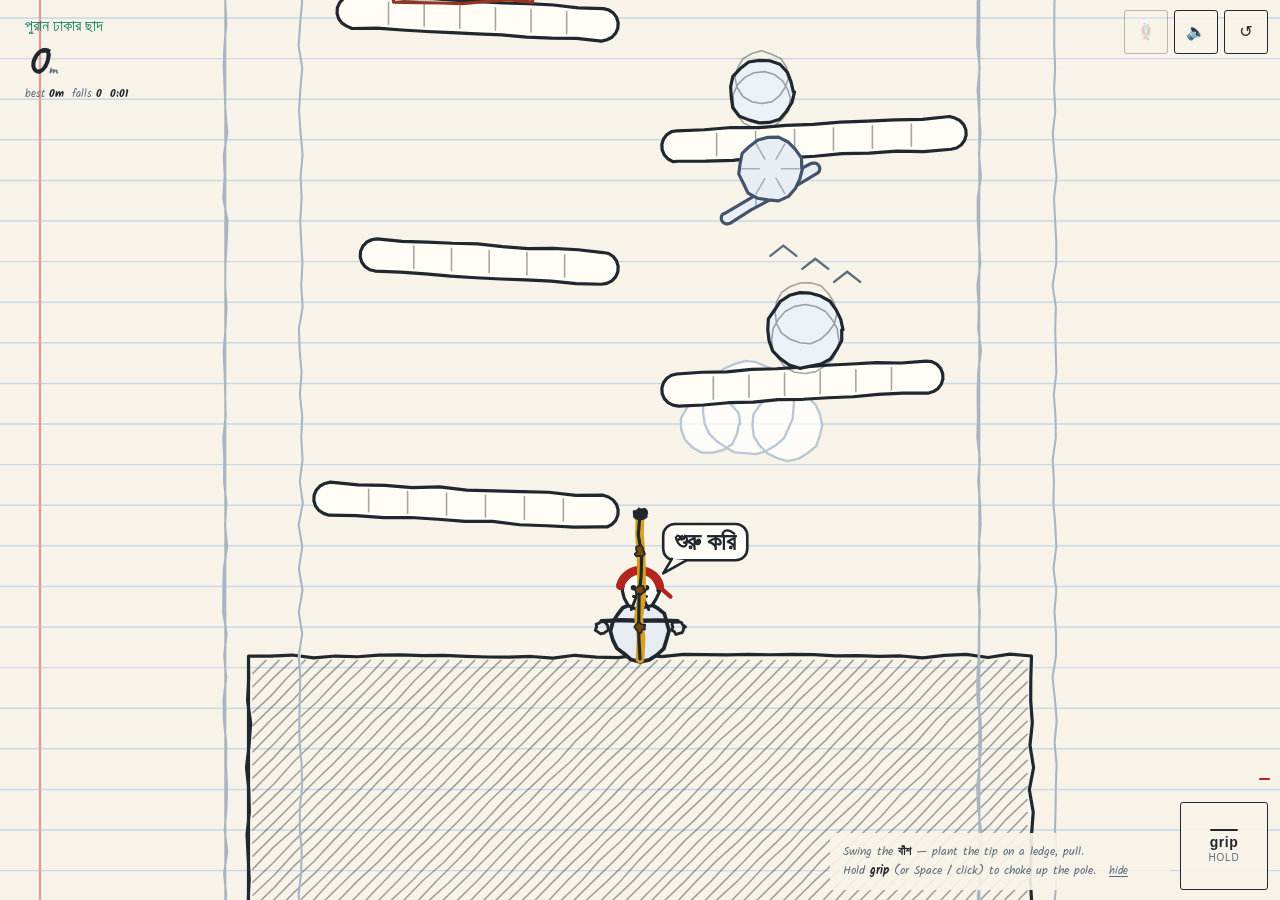
<file: climb/index.html>
<!DOCTYPE html>
<html lang="en">

<head>
    <meta charset="UTF-8">
    <meta name="viewport"
        content="width=device-width, initial-scale=1, maximum-scale=1, user-scalable=no, viewport-fit=cover">
    <title>বাঁশ Climber — Dhaka Rooftops</title>
    <link rel="preconnect" href="https://fonts.googleapis.com">
    <link rel="preconnect" href="https://fonts.gstatic.com" crossorigin>
    <link href="https://fonts.googleapis.com/css2?family=Caveat:wght@600;700&family=Kalam:wght@400;700&display=swap"
        rel="stylesheet">
    <style>
        :root {
            --paper: #f7f3e8;
            --ink: #20272f;
            --ink-2: #5d6b7b;
            --rule: #c9d8e8;
            --margin: #e39a9a;
            --green: #0b7a5f;
            --red: #b3261e;
            --amber: #c98a12;
            --panel-bg: rgba(255, 253, 246, 0.96);
            --shadow: 3px 3px 0 var(--ink);
            --radius-panel: 14px 6px 16px 6px / 6px 16px 6px 14px;
            --radius-btn: 12px 5px 13px 5px / 5px 13px 5px 12px;
        }

        * {
            box-sizing: border-box;
            -webkit-tap-highlight-color: transparent;
        }

        html,
        body {
            margin: 0;
            padding: 0;
            height: 100%;
            overflow: hidden;
            background: var(--paper);
            color: var(--ink);
            font-family: 'Kalam', ui-rounded, system-ui, sans-serif;
            touch-action: none;
            overscroll-behavior: none;
            -webkit-user-select: none;
            user-select: none;
        }

        canvas {
            position: fixed;
            inset: 0;
            width: 100%;
            height: 100%;
            display: block;
        }

        /* ---------- HUD shell ---------- */
        .hud {
            position: fixed;
            inset: 0;
            pointer-events: none;
            padding: 10px 12px;
            padding-top: calc(10px + env(safe-area-inset-top));
            padding-bottom: calc(10px + env(safe-area-inset-bottom));
            display: flex;
            flex-direction: column;
            justify-content: space-between;
            gap: 8px;
        }

        .row {
            display: flex;
            justify-content: space-between;
            align-items: flex-start;
            gap: 8px;
        }

        .panel {
            background: var(--panel-bg);
            border: 2px solid var(--ink);
            border-radius: var(--radius-panel);
            box-shadow: var(--shadow);
            pointer-events: auto;
            backdrop-filter: blur(4px);
            -webkit-backdrop-filter: blur(4px);
        }

        /* ---------- readout ---------- */
        .readout {
            padding: 8px 13px 9px;
            min-width: 0;
            flex: 1 1 auto;
            max-width: 200px;
        }

        .readout .num {
            font-family: 'Caveat', cursive;
            font-size: 36px;
            line-height: .9;
            font-weight: 700;
            letter-spacing: -1px;
        }

        .readout .num span {
            font-size: 16px;
            margin-left: 2px;
            color: var(--ink-2);
        }

        .readout .sub {
            display: flex;
            gap: 8px;
            font-size: 11px;
            color: var(--ink-2);
            margin-top: 5px;
            flex-wrap: wrap;
        }

        .readout .sub b {
            color: var(--ink);
            font-weight: 700;
        }

        .place {
            font-family: 'Caveat', cursive;
            font-size: 16px;
            line-height: 1;
            color: var(--green);
            margin-bottom: 3px;
            white-space: nowrap;
            overflow: hidden;
            text-overflow: ellipsis;
            max-width: 160px;
        }

        /* ---------- buttons ---------- */
        .tools {
            display: flex;
            gap: 6px;
            flex-shrink: 0;
        }

        .btn {
            pointer-events: auto;
            cursor: pointer;
            width: 44px;
            height: 44px;
            padding: 0;
            display: grid;
            place-items: center;
            width: 40px;
            height: 40px;
            padding: 0;
            display: grid;
            place-items: center;
            font-size: 16px;
            font-family: inherit;
            background: rgba(247, 243, 232, 0.92);
            color: var(--ink);
            border: 1.5px solid var(--ink);
            border-radius: 3px;
            transition: background .1s, opacity .1s;
            -webkit-tap-highlight-color: transparent;
        }

        .btn:active { background: rgba(32,39,47,.08); }

        .btn:focus-visible {
            outline: 2px solid var(--green);
            outline-offset: 2px;
        }

        .btn.off { opacity: .3; }

        .btn.wide {
            width: auto;
            padding: 0 14px;
            font-size: 12px;
            height: 36px;
            letter-spacing: .04em;
        }

        /* ── Progress rail ───────────────────────────────── */
        .rail {
            position: fixed;
            right: 14px;
            top: calc(80px + env(safe-area-inset-top));
            bottom: calc(120px + env(safe-area-inset-bottom));
            width: 3px;
            background: var(--ink-3);
            border-radius: 2px;
            pointer-events: none;
        }

        .rail .fill {
            position: absolute;
            left: 0;
            right: 0;
            bottom: 0;
            background: var(--green);
            border-radius: 2px;
            transition: height .2s;
        }

        .rail .best {
            position: absolute;
            left: -4px;
            right: -4px;
            height: 2px;
            background: var(--red);
            border-radius: 1px;
        }

        /* ── Bottom controls ─────────────────────────────── */
        .bottom {
            display: flex;
            flex-direction: column;
            align-items: flex-end;
            gap: 8px;
        }

        .controls-row {
            display: flex;
            align-items: flex-end;
            justify-content: flex-end;
            width: 100%;
            gap: 10px;
        }

        .hint {
            pointer-events: auto;
            flex: 1;
            max-width: 340px;
            padding: 9px 13px;
            background: rgba(247, 243, 232, 0.92);
            border: 1.5px solid var(--ink-3);
            border-radius: 3px;
            font-size: 12px;
            line-height: 1.6;
            color: var(--ink-2);
            transition: opacity .4s;
        }

        .hint b { color: var(--ink); }

        .hint .close {
            display: inline-block;
            margin-left: 8px;
            cursor: pointer;
            font-size: 11px;
            text-decoration: underline;
            text-underline-offset: 2px;
            color: var(--ink-2);
            pointer-events: auto;
        }

        .stuckbox {
            display: none;
            padding: 10px 14px;
            text-align: center;
            font-size: 12.5px;
            line-height: 1.5;
            max-width: min(280px, 88vw);
            pointer-events: auto;
            background: rgba(247, 243, 232, 0.96);
            border: 1.5px solid var(--red);
            border-radius: 3px;
            color: var(--ink-2);
        }

        .stuckbox b { color: var(--ink); }

        .stuckbox.show { display: block; }

        .stuckbox .btn {
            margin-top: 8px;
            height: 34px;
            width: 100%;
            background: rgba(179, 38, 30, .06);
            border-color: var(--red);
            color: var(--red);
            font-size: 12px;
            letter-spacing: .04em;
        }

        /* ── GRIP — big confident thumb zone ─────────────── */
        .grip {
            pointer-events: auto;
            cursor: pointer;
            flex-shrink: 0;
            width: 80px;
            height: 80px;
            font-family: 'Kalam', inherit;
            font-size: 14px;
            font-weight: 700;
            letter-spacing: .04em;
            line-height: 1;
            background: rgba(247, 243, 232, 0.95);
            color: var(--ink);
            border: 1.5px solid var(--ink);
            border-radius: 3px;
            transition: background .08s;
            display: flex;
            flex-direction: column;
            align-items: center;
            justify-content: center;
            gap: 4px;
        }

        .grip::before {
            content: '';
            display: block;
            width: 28px;
            height: 2px;
            background: var(--ink);
            border-radius: 1px;
            transition: transform .08s;
        }

        .grip small {
            font-size: 10px;
            font-weight: 400;
            letter-spacing: .08em;
            text-transform: uppercase;
            color: var(--ink-2);
        }

        .grip.on {
            background: rgba(11, 122, 95, .1);
        }

        .grip.on::before {
            transform: scaleX(0.55);
            background: var(--green);
        }

        .grip:focus-visible {
            outline: 2px solid var(--green);
            outline-offset: 2px;
        }

        /* ── Toast ───────────────────────────────────────── */
        .toast {
            position: fixed;
            left: 50%;
            top: calc(80px + env(safe-area-inset-top));
            transform: translateX(-50%) translateY(-6px);
            font-family: 'Caveat', cursive;
            font-size: 22px;
            font-weight: 600;
            color: var(--red);
            background: rgba(247, 243, 232, 0.96);
            border: 1.5px solid var(--ink);
            border-radius: 3px;
            padding: 4px 18px 6px;
            opacity: 0;
            pointer-events: none;
            white-space: nowrap;
            z-index: 15;
            transition: opacity .25s, transform .25s;
        }

        .toast.show {
            opacity: 1;
            transform: translateX(-50%) translateY(0);
        }

        /* ── Section banner ──────────────────────────────── */
        .banner {
            position: fixed;
            left: 50%;
            top: 50%;
            transform: translate(-50%, -50%) translateY(6px);
            font-family: 'Caveat', cursive;
            font-size: 36px;
            font-weight: 700;
            color: var(--ink);
            opacity: 0;
            pointer-events: none;
            text-align: center;
            z-index: 12;
            transition: opacity .4s, transform .4s;
        }

        .banner.show {
            opacity: 1;
            transform: translate(-50%, -50%) translateY(0);
        }

        .banner small {
            display: block;
            font-size: 15px;
            font-weight: 400;
            color: var(--ink-2);
            margin-top: 4px;
            letter-spacing: .06em;
            text-transform: uppercase;
        }

        /* ── Win modal ───────────────────────────────────── */
        .veil {
            position: fixed;
            inset: 0;
            background: rgba(32, 39, 47, .28);
            display: none;
            place-items: center;
            padding: 20px;
            z-index: 20;
        }

        .veil.show { display: grid; }

        .modal {
            max-width: 340px;
            width: 100%;
            padding: 28px 24px 24px;
            text-align: center;
            background: var(--paper);
            border: 1.5px solid var(--ink);
            border-radius: 3px;
        }

        .modal h2 {
            font-family: 'Caveat', cursive;
            font-size: 42px;
            font-weight: 700;
            line-height: 1;
            margin: 0 0 6px;
            color: var(--ink);
        }

        .modal p {
            margin: 0 0 20px;
            font-size: 13px;
            color: var(--ink-2);
            line-height: 1.6;
        }

        .stats {
            display: flex;
            gap: 1px;
            margin-bottom: 20px;
            border: 1.5px solid var(--ink-3);
            border-radius: 3px;
            overflow: hidden;
        }

        .stat {
            flex: 1;
            padding: 12px 4px 10px;
            border-right: 1px solid var(--ink-3);
        }

        .stat:last-child { border-right: none; }

        .stat b {
            display: block;
            font-family: 'Caveat', cursive;
            font-size: 28px;
            font-weight: 700;
            line-height: 1;
            color: var(--ink);
        }

        .stat span {
            display: block;
            font-size: 10px;
            letter-spacing: .08em;
            text-transform: uppercase;
            color: var(--ink-2);
            margin-top: 4px;
        }

        .go {
            width: 100%;
            height: 48px;
            font-size: 14px;
            font-weight: 700;
            letter-spacing: .06em;
            text-transform: uppercase;
            background: var(--green);
            color: #fff;
            border-color: var(--green);
            border-radius: 3px;
        }

        .go:active { background: #09624c; border-color: #09624c; }

        /* ── Thumb-zone grip — mobile only ───────────────── */
        /* Hidden by default; mobile media query enables it  */
        #grip-thumb { display: none; }

        /* On narrow screens the grip button is ripped out of the
           HUD flow and pinned to the bottom-right thumb zone.    */
        @media (max-width: 600px) {
            /* Hide the grip inside the HUD flow */
            .controls-row .grip { display: none; }

            /* Fixed thumb-zone grip */
            #grip-thumb {
                display: flex;
                position: fixed;
                right: 14px;
                bottom: calc(18px + env(safe-area-inset-bottom));
                width: 88px;
                height: 88px;
                z-index: 10;
                pointer-events: auto;
                cursor: pointer;
                font-family: 'Kalam', inherit;
                font-size: 15px;
                font-weight: 700;
                letter-spacing: .04em;
                line-height: 1;
                background: rgba(247, 243, 232, 0.96);
                color: var(--ink);
                border: 2px solid var(--ink);
                border-radius: 18px;
                box-shadow: 0 4px 16px rgba(32,39,47,.18), 3px 3px 0 var(--ink);
                flex-direction: column;
                align-items: center;
                justify-content: center;
                gap: 4px;
                transition: background .08s, transform .08s;
                -webkit-tap-highlight-color: transparent;
                touch-action: none;
            }
            #grip-thumb::before {
                content: '';
                display: block;
                width: 30px;
                height: 2.5px;
                background: var(--ink);
                border-radius: 2px;
                transition: transform .08s;
            }
            #grip-thumb small {
                font-size: 10px;
                font-weight: 400;
                letter-spacing: .08em;
                text-transform: uppercase;
                color: var(--ink-2);
            }
            #grip-thumb.on {
                background: rgba(11, 122, 95, .12);
                box-shadow: 0 4px 20px rgba(11,122,95,.22), 3px 3px 0 var(--green);
                border-color: var(--green);
            }
            #grip-thumb.on::before {
                transform: scaleX(0.55);
                background: var(--green);
            }

            /* Hint sits alone on the left, grip space freed */
            .controls-row { justify-content: flex-start; }
            .hint { max-width: calc(100% - 110px); }

            /* Shrink HUD elements */
            .hud { padding: 8px 8px; padding-top: calc(8px + env(safe-area-inset-top)); padding-bottom: calc(8px + env(safe-area-inset-bottom)); gap: 4px; }
            .readout { padding: 6px 10px 7px; max-width: 160px; }
            .readout .num { font-size: 30px; }
            .readout .sub { font-size: 10px; gap: 5px; margin-top: 3px; }
            .place { font-size: 11px; max-width: 130px; margin-bottom: 2px; }
            .btn { width: 36px; height: 36px; font-size: 14px; }
            .tools { gap: 4px; }
            .bottom { gap: 5px; padding-bottom: calc(108px + env(safe-area-inset-bottom)); }
        }

        @media (max-width: 400px) {
            .hud { padding: 6px 6px; padding-top: calc(6px + env(safe-area-inset-top)); padding-bottom: calc(6px + env(safe-area-inset-bottom)); }
            .readout .num { font-size: 26px; }
            .readout .sub { font-size: 9px; }
            .place { font-size: 10px; max-width: 100px; }
            .btn { width: 32px; height: 32px; font-size: 13px; }
            #grip-thumb { width: 80px; height: 80px; font-size: 13px; right: 12px; bottom: calc(14px + env(safe-area-inset-bottom)); }
        }

        @media (max-height: 620px) {
            .hint { display: none; }
            .readout .num { font-size: 26px; }
            .readout .sub { margin-top: 3px; }
            #grip-thumb { width: 76px; height: 76px; }
        }

        /* On wider screens the thumb button is hidden — normal grip handles it */
        @media (min-width: 601px) {
            #grip-thumb { display: none !important; }
        }

        @media (min-width: 600px) {
            .readout .num { font-size: 48px; }
            .grip { width: 88px; height: 88px; }
            .btn { width: 44px; height: 44px; }
        }

        @media (prefers-reduced-motion: reduce) {
            * { transition-duration: .01ms !important; }
        }
    </style>
</head>

<body>

    <canvas id="c"></canvas>

    <div class="hud">
        <div class="row">
            <div class="readout">
                <div class="place" id="place">পুরান ঢাকার ছাদ</div>
                <div class="num" id="h">0<span>m</span></div>
                <div class="sub">
                    <div>best <b id="best">0m</b></div>
                    <div>falls <b id="falls">0</b></div>
                    <div><b id="clock">0:00</b></div>
                </div>
            </div>
            <div class="tools">
                <button class="btn" id="rope" title="Safety rope">🪢</button>
                <button class="btn" id="snd" title="Sound">🔈</button>
                <button class="btn" id="rst" title="Restart">↺</button>
            </div>
        </div>

        <div class="bottom">
            <div class="stuckbox" id="stuckbox">
                Wedged in? Hold <b>grip</b> to pull the bamboo short, then swing out.
                <button class="btn wide" id="nudge">hop ↑</button>
            </div>
            <div class="controls-row">
                <div class="hint" id="hint">
                    Swing the <b>বাঁশ</b> — plant the tip on a ledge, pull.<br>
                    Hold <b>grip</b> (or Space / click) to choke up the pole.
                    <span class="close" id="hintX">hide</span>
                </div>
                <button class="grip" id="grip">
                    grip
                    <small>hold</small>
                </button>
            </div>
        </div>
    </div>

    <div class="rail">
        <div class="fill" id="fill"></div>
        <div class="best" id="bestline" style="bottom:0"></div>
    </div>
    <div class="toast" id="toast"></div>
    <div class="banner" id="banner"></div>

    <div class="veil" id="veil">
        <div class="modal">
            <h2>ছাদে পৌঁছে গেছো!</h2>
            <p>Water tanks, bamboo scaffolding, rickshaws, slippery tin — all the way to the flag.</p>
            <div class="stats">
                <div class="stat"><b id="wT">0:00</b><span>time</span></div>
                <div class="stat"><b id="wF">0</b><span>falls</span></div>
                <div class="stat"><b id="wM">0m</b><span>climbed</span></div>
            </div>
            <button class="btn go" id="again">Climb again</button>
        </div>
    </div>

    <!-- Fixed thumb-zone grip — shown on mobile only via CSS -->
    <button id="grip-thumb" aria-label="Grip (hold)">
        grip
        <small>hold</small>
    </button>

    <script>
        "use strict";
        /* =======================================================================
           বাঁশ Climber — a Getting Over It style climber on notebook paper.
           Physics note: the pole is a RIGID STICK, not a force field. When the tip
           would sink into geometry it gets pushed back out, and the body is moved
           by the same amount. Velocity is read back from how far the body actually
           moved. Every vault, hook and slip falls out of that one rule.
           ======================================================================= */

        /* ------------------------- world constants ------------------------- */
        const W = 480;    // width of the climbing column, in world units
        const TOP = -3900;  // ceiling
        const GOAL_Y = -3795;  // body height that counts as "on the roof"
        const U_PER_M = 20;     // world units per metre
        const BODY_R = 20;
        const POLE_LONG = 78;     // normal grip: hold the bamboo at the far end
        const POLE_SHORT = 36;     // choked grip: slide your hands up for control
        const TIP_R = 6;
        const GRAV = 0.60;   // units per frame^2
        const MAX_SPD = 26;     // units per frame
        const MAX_ROT = 0.36;   // radians the pole can turn per frame
        const SUB = 6;      // physics sub-steps per frame
        const STEP = 1 / 60;

        /* ------------------------- canvas ------------------------- */
        const cv = document.getElementById('c');
        const ctx = cv.getContext('2d');
        let cssW = 0, cssH = 0, dpr = 1, scale = 1;

        function resize() {
            cssW = window.innerWidth; cssH = window.innerHeight;
            dpr = Math.min(window.devicePixelRatio || 1, 2);
            cv.width = Math.round(cssW * dpr);
            cv.height = Math.round(cssH * dpr);
            // The column is always the same size in world units, so the level never
            // changes shape between a phone and a desktop.
            // Cap scale so the full column (W=480) always fits the viewport with
            // a comfortable margin — prevents the right side from being clipped on
            // narrow phones.  On wider screens a higher cap lets it fill nicely.
            const fitScale = cssW / (W + 80);   // column + 40px margin each side
            const maxScale = cssW < 600 ? Math.min(fitScale, 0.92) : 1.45;
            const minScale = cssW < 400 ? 0.55 : cssW < 480 ? 0.62 : 0.68;
            scale = Math.max(minScale, Math.min(maxScale, fitScale));
        }
        window.addEventListener('resize', resize);
        resize();

        /* ------------------------- seeded noise ------------------------- */
        function mulberry32(a) {
            return function () {
                a |= 0; a = a + 0x6D2B79F5 | 0;
                let t = Math.imul(a ^ a >>> 15, 1 | a);
                t = t + Math.imul(t ^ t >>> 7, 61 | t) ^ t;
                return ((t ^ t >>> 14) >>> 0) / 4294967296;
            };
        }
        // jitter table for the live-drawn character (no Math.sin per frame)
        const JIT = []; { const r = mulberry32(99); for (let i = 0; i < 512; i++) JIT.push(r() - 0.5); }
        const jit = i => JIT[i & 511];

        /* ------------------------- doodle path builders -------------------------
           Every static shape is baked into a Path2D ONCE. Drawing then costs one
           fill + one stroke, so the wobbly hand-drawn look is basically free.      */

        function pLine(p, x1, y1, x2, y2, rng, amp = 1.6, seg = 15) {
            const dx = x2 - x1, dy = y2 - y1, d = Math.hypot(dx, dy) || 1;
            const n = Math.max(1, Math.round(d / seg));
            const nx = -dy / d, ny = dx / d;
            p.moveTo(x1, y1);
            for (let i = 1; i < n; i++) {
                const t = i / n, o = (rng() - 0.5) * amp * 2;
                p.lineTo(x1 + dx * t + nx * o, y1 + dy * t + ny * o);
            }
            p.lineTo(x2, y2);
        }

        function pCircle(p, cx, cy, r, rng, amp = 1.8) {
            const n = Math.max(16, Math.round(r * 0.85));
            for (let i = 0; i <= n; i++) {
                const a = i / n * Math.PI * 2, rr = r + (rng() - 0.5) * amp;
                const x = cx + Math.cos(a) * rr, y = cy + Math.sin(a) * rr;
                i ? p.lineTo(x, y) : p.moveTo(x, y);
            }
            p.closePath();
        }

        function pCapsule(p, x1, y1, x2, y2, r, rng, amp = 1.5) {
            const dx = x2 - x1, dy = y2 - y1, len = Math.hypot(dx, dy) || 1;
            const ux = dx / len, uy = dy / len, nx = -uy, ny = ux;
            const base = Math.atan2(ny, nx);
            const steps = Math.max(3, Math.round(len / 18)), cap = 9;
            let first = true;
            const put = (x, y) => { first ? (p.moveTo(x, y), first = false) : p.lineTo(x, y); };

            for (let i = 0; i <= steps; i++) {
                const t = i / steps, o = (rng() - 0.5) * amp;
                put(x1 + dx * t + nx * (r + o), y1 + dy * t + ny * (r + o));
            }
            for (let i = 1; i < cap; i++) {
                const a = base - i / cap * Math.PI;
                put(x2 + Math.cos(a) * r, y2 + Math.sin(a) * r);
            }
            for (let i = steps; i >= 0; i--) {
                const t = i / steps, o = (rng() - 0.5) * amp;
                put(x1 + dx * t - nx * (r + o), y1 + dy * t - ny * (r + o));
            }
            for (let i = 1; i < cap; i++) {
                const a = base + Math.PI - i / cap * Math.PI;
                put(x1 + Math.cos(a) * r, y1 + Math.sin(a) * r);
            }
            p.closePath();
        }

        function pHatch(p, x, y, w, h, rng, gap = 11) {
            for (let i = gap; i < w + h; i += gap) {
                const ax = x + Math.min(i, w), ay = y + Math.max(0, i - w);
                const bx = x + Math.max(0, i - h), by = y + Math.min(i, h);
                pLine(p, ax, ay, bx, by, rng, 0.7, 20);
            }
        }

        /* ------------------------- materials ------------------------- */
        // slip = fraction of sideways speed kept after ONE FRAME of contact.
        // The old build applied this once per sub-step, so 0.74 really meant
        // 0.74^6 = 0.16 — every ledge behaved like glue and you could not shuffle
        // along it. These are per-frame now and much freer.
        const MAT = {
            roof: { fill: '#fffdf5', line: '#20272f', slip: 0.90, mark: 'brick' },
            brick: { fill: '#fbe3de', line: '#94351f', slip: 0.87, mark: 'brick' },
            bamboo: { fill: '#fbeec2', line: '#7a4a08', slip: 0.92, mark: 'bamboo' },
            tank: { fill: '#eaf1f7', line: '#20272f', slip: 0.90, mark: 'ring' },
            tin: { fill: '#eef2f7', line: '#43536a', slip: 0.995, mark: 'corrug' },
            rope: { fill: '#fffaea', line: '#3a4757', slip: 0.93, mark: 'thread' },
            steel: { fill: '#e9eef4', line: '#43536a', slip: 0.93, mark: 'hatch' },
            wood: { fill: '#f6e7cd', line: '#7a4a08', slip: 0.90, mark: 'grain' },
            goal: { fill: '#c9f2e0', line: '#0b7a5f', slip: 0.82, mark: 'brick' },
            wall: { fill: '#f1ede1', line: '#a8b4c2', slip: 0.99, mark: 'none' },
        };

        /* ------------------------- sections ------------------------- */
        const SEC = [
            { bn: 'পুরান ঢাকার ছাদ', en: 'Old Dhaka rooftop', top: -546, mat: 'roof' },
            { bn: 'বাঁশের ভারা', en: 'Bamboo scaffolding', top: -1050, mat: 'bamboo' },
            { bn: 'রিকশার গ্যারেজ', en: 'The rickshaw garage', top: -1554, mat: 'steel' },
            { bn: 'কাপড়ের তার', en: 'Washing lines', top: -2058, mat: 'rope' },
            { bn: 'টিনের চাল', en: 'Tin roofs', top: -2562, mat: 'tin' },
            { bn: 'আধা-তোলা বিল্ডিং', en: 'Unfinished building', top: -3066, mat: 'wood' },
            { bn: 'শেষ বিল্ডিং', en: 'The last building', top: TOP, mat: 'brick' },
        ];
        function secAt(y) { let i = 0; while (i < SEC.length - 1 && y < SEC[i].top) i++; return i; }

        /* ------------------------- level ------------------------- */
        const obs = [];
        let rng = mulberry32(20260901);

        function reg(o) {
            o.slip = Math.pow(MAT[o.mat].slip, 1 / SUB);   // per-frame -> per-sub-step
            obs.push(o);
            return o;
        }
        // ghost = drawn but not solid. Lets the art be as busy as it likes while
        // the collision shapes stay simple and safe.
        const ghost = o => { o.ghost = true; return o; };
        const box = (x, y, w, h, mat, label) => reg({ t: 'r', x, y, w, h, mat, label });
        const circ = (x, y, r, mat, label) => reg({ t: 'c', x, y, r, mat, label });
        const cap = (x1, y1, x2, y2, r, mat, label) => reg({ t: 's', x1, y1, x2, y2, r, mat, label });

        /* Two rules keep the climb from ever trapping you:
             1. rungs alternate sides and NEVER overlap, so nothing is hanging
                directly above a spot you can stand on;
             2. anything sitting on a rung stays on that rung's half of the column
                and is at most 64 units tall.
           The old build broke both, which is how you ended up wedged in a slot with
           6 units of headroom and a 78-unit pole. Anything that would break the
           rules now gets drawn as art instead, and art is not solid.            */
        const STEP_Y = 84;                 // vertical gap between rungs
        const LX = 214, RX = 266;          // inner ends of the left / right rungs
        const NST = 44;                    // stations, bottom to top
        const stY = i => -84 - i * STEP_Y;

        function buildLevel() {
            obs.length = 0;

            box(-30, 20, W + 60, 200, 'roof', 'ছাদ / Rooftop');
            box(-46, TOP - 60, 52, -TOP + 320, 'wall');
            box(W - 6, TOP - 60, 52, -TOP + 320, 'wall');

            const LBL = [
                ['প্যারাপেট / Parapet', 'ছাদের কার্নিশ / Ledge', 'ইটের কাজ / Brickwork'],
                ['বাঁশের ভারা / Bamboo', 'মাচা / Platform', 'বাঁধা বাঁশ / Lashed pole'],
                ['লোহার পাত / Steel plate', 'পাদানি / Footrest', 'ফ্রেম / Frame'],
                ['শাড়ির তার / Sari line', 'লুঙ্গির তার / Lungi line', 'তারের খুঁটি / Line post'],
                ['টিনের চাল / Tin roof', 'পিছল! / Slippery', 'চালের ধার / Roof edge'],
                ['ঢালাই বিম / Beam', 'রড / Rebar', 'সাটারিং / Formwork'],
                ['শেষ ধাপ / Last step', '', '']
            ];

            // ---- the ladder ----
            for (let i = 0; i < NST; i++) {
                const y = stY(i), sec = secAt(y), mat = SEC[sec].mat;
                const left = (i % 2 === 0);
                const r = mat === 'tin' ? 12 : mat === 'bamboo' ? 9 : mat === 'rope' ? 9 : 11;
                // Every rung slopes down toward the middle of the column, on both
                // sides. The old build flipped the slope on right-hand rungs, so you
                // slid away from the crossing point on every second step and gravity
                // fought you the whole way up. Tin gets its difficulty from friction.
                const lean = mat === 'tin' ? 14 : mat === 'bamboo' ? 12 : 9;
                const outer = left ? 26 + (i % 3) * 16 : W - 26 - (i % 3) * 16;
                const inner = left ? LX : RX;
                const lbl = (i % 3 === 0) ? LBL[sec][(i / 3 | 0) % 3] : '';
                const rung = cap(outer, y - lean / 2, inner, y + lean / 2, r, mat, lbl);
                if (i % 6 === 0 && i > 0) rung.check = true;   // safety-rope ledge
            }

            // ---- props. rungTop(i) is where a prop's feet go ----
            // A prop is placed by its distance from its OWN side's wall, so it can
            // never drift under the opposite rung. Keep off+width under 186 and it
            // also stays clear of the crossing corridor in the middle.
            const rungTop = i => stY(i) - 11;
            const propX = (i, off, w) => (i % 2 === 0) ? 26 + off : W - 26 - off - w;
            const propBox = (i, off, w, h, mat, label) => box(propX(i, off, w), rungTop(i) - h, w, h, mat, label);
            const propCirc = (i, off, r, mat, label) => circ(propX(i, off, 2 * r) + r, rungTop(i) - r, r, mat, label);

            // 1 — rooftop: water tanks and a brick stack
            propCirc(1, 74, 26, 'tank', 'পানির ট্যাংক / Water tank');
            propCirc(3, 108, 22, 'tank');
            propBox(4, 44, 96, 26, 'brick', 'ইট / Bricks');

            // 2 — bamboo: upright poles you can brace off (vertical, so no overhang)
            cap(150, stY(6) + 30, 150, stY(11) - 30, 8, 'bamboo', 'খাড়া বাঁশ / Upright');
            cap(340, stY(7) + 30, 340, stY(10) - 30, 8, 'bamboo');
            propBox(8, 34, 80, 22, 'bamboo');

            // 3 — the rickshaw. Wheels and hood are ART; only small pieces are solid.
            ghost(circ(150, stY(14) + 10, 54, 'steel', 'রিকশার চাকা / Wheel'));
            ghost(circ(330, stY(14) + 10, 54, 'steel'));
            ghost(cap(150, stY(14) + 10, 330, stY(14) + 10, 6, 'steel'));
            ghost(cap(170, stY(15) - 6, 310, stY(15) - 30, 22, 'roof', 'হুড / Hood'));
            ghost(box(196, stY(15) + 24, 90, 30, 'wood'));
            propBox(13, 64, 90, 26, 'wood', 'সিট / Seat');
            propCirc(16, 66, 24, 'steel', 'চাকা / Wheel');

            // 4 — washing lines: hanging cloth is art, the buckets are solid
            ghost(box(300, stY(19) - 4, 34, 96, 'rope', 'শাড়ি / Sari'));
            ghost(box(344, stY(19) - 4, 30, 74, 'rope'));
            ghost(box(80, stY(21) - 4, 32, 88, 'rope', 'লুঙ্গি / Lungi'));
            propCirc(20, 60, 24, 'steel', 'বালতি / Bucket');
            propBox(22, 54, 76, 22, 'steel', 'গ্রিল / Grill');

            // 5 — tin roofs: a chimney to hook while everything else slides
            propBox(25, 80, 40, 38, 'brick', 'চিমনি / Chimney');
            ghost(box(336, stY(25) - 11 - 92, 32, 36, 'brick'));

            // 6 — unfinished building
            propCirc(31, 86, 24, 'steel', 'মিক্সার / Mixer');
            ghost(cap(310, stY(31) - 46, 380, stY(31) - 70, 8, 'steel'));
            propBox(33, 50, 100, 26, 'wood', 'সিমেন্টের বস্তা / Cement');
            ghost(cap(60, stY(35) + 2, 200, stY(35) - 30, 6, 'steel', 'রড / Rebar'));

            // extra scenery. All ghosts, so it can sit anywhere without trapping you.
            ghost(cap(300, stY(2) - 30, 360, stY(2) - 64, 4, 'steel', 'ডিশ / Dish'));
            ghost(circ(330, stY(2) - 64, 22, 'steel'));
            ghost(cap(40, stY(9) + 20, 200, stY(9) - 46, 5, 'bamboo'));
            ghost(cap(280, stY(10) + 20, 440, stY(10) - 46, 5, 'bamboo'));
            ghost(box(120, stY(18) - 4, 30, 80, 'rope'));
            ghost(box(390, stY(23) - 4, 36, 92, 'rope', 'কাঁথা / Quilt'));
            ghost(cap(40, stY(27) - 16, 200, stY(27) - 34, 9, 'tin'));
            ghost(box(300, stY(29) - 70, 120, 12, 'tin', 'টিনের পাত / Tin sheets'));
            ghost(box(300, stY(29) - 56, 120, 12, 'tin'));
            ghost(cap(60, stY(34) + 4, 190, stY(34) - 26, 5, 'steel'));
            ghost(box(280, stY(37) - 4, 26, 74, 'wood', 'সাটারিং / Formwork'));

            // 7 — the roof. Nothing above it, so it can be as wide as it likes.
            cap(40, -3771, 218, -3780, 14, 'goal', '🏁 ছাদ / THE ROOF');
            ghost(box(26, -3800, 216, 30, 'goal'));
            ghost(cap(120, -3798, 120, -3878, 5, 'steel'));
            ghost(box(122, -3878, 46, 28, 'brick', 'পতাকা / Flag'));
        }

        /* ------------------------- bake the drawing ------------------------- */
        function bake() {
            rng = mulberry32(4242);
            for (const o of obs) {
                const body = new Path2D(), mark = new Path2D();
                let x0, y0, x1b, y1b;

                if (o.t === 'r') {
                    body.moveTo(o.x, o.y);
                    pLine(body, o.x, o.y, o.x + o.w, o.y, rng, 1.5);
                    pLine(body, o.x + o.w, o.y, o.x + o.w, o.y + o.h, rng, 1.5);
                    pLine(body, o.x + o.w, o.y + o.h, o.x, o.y + o.h, rng, 1.5);
                    pLine(body, o.x, o.y + o.h, o.x, o.y, rng, 1.5);
                    body.closePath();
                    x0 = o.x; y0 = o.y; x1b = o.x + o.w; y1b = o.y + o.h;
                } else if (o.t === 'c') {
                    pCircle(body, o.x, o.y, o.r, rng);
                    x0 = o.x - o.r; y0 = o.y - o.r; x1b = o.x + o.r; y1b = o.y + o.r;
                } else {
                    pCapsule(body, o.x1, o.y1, o.x2, o.y2, o.r, rng);
                    x0 = Math.min(o.x1, o.x2) - o.r; y0 = Math.min(o.y1, o.y2) - o.r;
                    x1b = Math.max(o.x1, o.x2) + o.r; y1b = Math.max(o.y1, o.y2) + o.r;
                }

                // surface markings
                const m = MAT[o.mat].mark;
                if (m === 'hatch' || m === 'brick') {
                    if (o.t === 'r') pHatch(mark, o.x + 3, o.y + 3, o.w - 6, o.h - 6, rng, m === 'brick' ? 9 : 12);
                    else if (o.t === 's') {
                        const dx = o.x2 - o.x1, dy = o.y2 - o.y1, n = Math.max(2, Math.round(Math.hypot(dx, dy) / 26));
                        for (let k = 1; k < n; k++) {
                            const t = k / n, cx = o.x1 + dx * t, cy = o.y1 + dy * t;
                            pLine(mark, cx, cy - o.r * 0.7, cx, cy + o.r * 0.7, rng, 0.6, 12);
                        }
                    } else {
                        for (let a = 0; a < Math.PI * 2; a += Math.PI / 3)
                            pLine(mark, o.x + Math.cos(a) * o.r * 0.35, o.y + Math.sin(a) * o.r * 0.35,
                                o.x + Math.cos(a) * o.r * 0.9, o.y + Math.sin(a) * o.r * 0.9, rng, 0.6, 14);
                    }
                } else if (m === 'bamboo' || m === 'grain') {
                    const dx = o.t === 's' ? o.x2 - o.x1 : o.w, dy = o.t === 's' ? o.y2 - o.y1 : 0;
                    const sx = o.t === 's' ? o.x1 : o.x, sy = o.t === 's' ? o.y1 : o.y + o.h / 2;
                    const rr = o.t === 's' ? o.r : o.h / 2;
                    const n = Math.max(2, Math.round(Math.hypot(dx, dy) / 34));
                    for (let k = 1; k < n; k++) {
                        const t = k / n, cx = sx + dx * t, cy = sy + dy * t;
                        pLine(mark, cx, cy - rr, cx, cy + rr, rng, 0.6, 10);
                    }
                } else if (m === 'corrug') {
                    const dx = o.x2 - o.x1, dy = o.y2 - o.y1, L = Math.hypot(dx, dy);
                    const ux = dx / L, uy = dy / L, nx = -uy, ny = ux, n = Math.round(L / 12);
                    for (let k = 1; k < n; k++) {
                        const t = k / n, cx = o.x1 + dx * t, cy = o.y1 + dy * t;
                        pLine(mark, cx - nx * o.r * 0.8, cy - ny * o.r * 0.8, cx + ux * 4 + nx * o.r * 0.8, cy + uy * 4 + ny * o.r * 0.8, rng, 0.5, 12);
                    }
                } else if (m === 'thread') {
                    const dx = o.x2 - o.x1, dy = o.y2 - o.y1, n = Math.round(Math.hypot(dx, dy) / 9);
                    for (let k = 1; k < n; k++) {
                        const t = k / n;
                        pLine(mark, o.x1 + dx * t, o.y1 + dy * t - o.r, o.x1 + dx * t + 3, o.y1 + dy * t + o.r, rng, 0.4, 9);
                    }
                } else if (m === 'ring') {
                    pCircle(mark, o.x, o.y - o.r * 0.45, o.r * 0.82, rng, 1.2);
                    pCircle(mark, o.x, o.y + o.r * 0.25, o.r * 0.9, rng, 1.2);
                }

                o.path = body; o.mark = mark;
                o.bb = { x0, y0, x1: x1b, y1: y1b };
            }
        }

        /* ------------------------- background doodles ------------------------- */
        const decor = [];
        function buildDecor() {
            decor.length = 0;
            const r = mulberry32(777);

            // clouds and birds down the whole climb
            for (let y = -140; y > TOP; y -= 330) {
                const cx = 40 + r() * (W - 80);
                const p = new Path2D();
                pCircle(p, cx - 26, y, 20 + r() * 6, r, 1.6);
                pCircle(p, cx, y - 11, 26 + r() * 6, r, 1.6);
                pCircle(p, cx + 27, y + 1, 18 + r() * 6, r, 1.6);
                decor.push({ p, y0: y - 46, y1: y + 46, fill: 'rgba(255,255,255,.72)', line: '#b9c6d4', lw: 1.6 });

                const bp = new Path2D(); const bx = 60 + r() * (W - 120), by = y - 60 - r() * 70;
                for (let k = 0; k < 3; k++) {
                    const ox = k * 22, oy = k * 9;
                    pLine(bp, bx + ox, by + oy, bx + ox + 9, by + oy - 7, r, .6, 20);
                    pLine(bp, bx + ox + 9, by + oy - 7, bx + ox + 18, by + oy, r, .6, 20);
                }
                decor.push({ p: bp, y0: by - 20, y1: by + 30, line: '#5d6b7b', lw: 1.6 });
            }

            // a kite near the top — the only bit of colour in the sky
            const k = new Path2D();
            k.moveTo(360, -3520); k.lineTo(392, -3488); k.lineTo(360, -3452); k.lineTo(330, -3488); k.closePath();
            decor.push({ p: k, y0: -3560, y1: -3300, fill: '#f6c9a0', line: '#b3261e', lw: 2 });
            const kt = new Path2D();
            pLine(kt, 360, -3452, 344, -3400, r, 3, 14); pLine(kt, 344, -3400, 366, -3350, r, 3, 14);
            decor.push({ p: kt, y0: -3560, y1: -3300, line: '#b3261e', lw: 1.4 });

            // minaret + skyline behind the last stretch
            const sk = new Path2D();
            pLine(sk, 40, -3900, 40, -3990, r, 1.4); pLine(sk, 40, -3990, 76, -3990, r, 1.4);
            pLine(sk, 76, -3990, 76, -3900, r, 1.4);
            pCircle(sk, 58, -3996, 19, r, 1.6);
            pLine(sk, 58, -4015, 58, -4034, r, 1);
            decor.push({ p: sk, y0: -4060, y1: -3700, fill: '#fffdf6', line: '#5d6b7b', lw: 2 });
        }

        /* ------------------------- broad phase ------------------------- */
        const BIN = 220, bins = new Map();
        function buildBins() {
            bins.clear();
            for (const o of obs) {
                if (o.ghost) continue;
                const a = Math.floor((o.bb.y0 - 30) / BIN), b = Math.floor((o.bb.y1 + 30) / BIN);
                for (let k = a; k <= b; k++) { if (!bins.has(k)) bins.set(k, []); bins.get(k).push(o); }
            }
        }
        function near(y) { return bins.get(Math.floor(y / BIN)) || []; }

        /* ------------------------- collision ------------------------- */
        function contact(o, px, py, pr) {
            if (o.t === 'c') {
                let dx = px - o.x, dy = py - o.y, d = Math.hypot(dx, dy);
                const R = o.r + pr; if (d >= R) return null;
                if (d < 1e-6) { dx = 0; dy = -1; d = 1; }
                return { nx: dx / d, ny: dy / d, depth: R - d, o };
            }
            if (o.t === 's') {
                const dx = o.x2 - o.x1, dy = o.y2 - o.y1, L2 = dx * dx + dy * dy || 1;
                let t = ((px - o.x1) * dx + (py - o.y1) * dy) / L2; t = t < 0 ? 0 : t > 1 ? 1 : t;
                let ox = px - (o.x1 + dx * t), oy = py - (o.y1 + dy * t), d = Math.hypot(ox, oy);
                const R = o.r + pr; if (d >= R) return null;
                if (d < 1e-6) { ox = -dy; oy = dx; d = Math.hypot(ox, oy) || 1; }
                return { nx: ox / d, ny: oy / d, depth: R - d, o };
            }
            const cx = Math.max(o.x, Math.min(px, o.x + o.w));
            const cy = Math.max(o.y, Math.min(py, o.y + o.h));
            let ox = px - cx, oy = py - cy, d = Math.hypot(ox, oy);
            if (d > 1e-6) { if (d >= pr) return null; return { nx: ox / d, ny: oy / d, depth: pr - d, o }; }
            const dl = px - o.x, dr = o.x + o.w - px, dt = py - o.y, db = o.y + o.h - py;
            const m = Math.min(dl, dr, dt, db);
            if (m === dt) return { nx: 0, ny: -1, depth: dt + pr, o };
            if (m === db) return { nx: 0, ny: 1, depth: db + pr, o };
            if (m === dl) return { nx: -1, ny: 0, depth: dl + pr, o };
            return { nx: 1, ny: 0, depth: dr + pr, o };
        }

        function deepest(px, py, pr) {
            let best = null;
            for (const o of near(py)) {
                if (px < o.bb.x0 - pr || px > o.bb.x1 + pr || py < o.bb.y0 - pr || py > o.bb.y1 + pr) continue;
                const c = contact(o, px, py, pr);
                if (c && (!best || c.depth > best.depth)) best = c;
            }
            return best;
        }

        /* ------------------------- player ------------------------- */
        const P = {
            x: W / 2, y: -1, vx: 0, vy: 0,
            ang: -Math.PI / 2, len: POLE_LONG,
            onTip: false, onBody: false, rest: 0, say: '', sayT: 0
        };
        let gripHeld = false;   // true = hands slid up the bamboo = short pole
        let gripId = null;      // which pointer is holding the grip pad
        const cam = { y: 0, shake: 0 };
        // pointer is stored in SCREEN space and re-projected every frame, so the
        // pole keeps aiming at the cursor while the camera scrolls
        const aim = { sx: 0, sy: 0, ang: -Math.PI / 2, mode: 'pointer' };

        let checkpoint = { x: W / 2, y: -1 };
        let ropeOn = false, sound = true;
        let time = 0, falls = 0, best = 0, won = false, started = false;
        let lastRestY = 0, sinceContact = 0;

        const CRY = ['আরে আরে!', 'গেল রে!', 'ও মা গো!', 'ইশ্‌!', 'আবার নিচে!', 'সর্বনাশ!'];
        const PUSH = ['বিসমিল্লাহ্‌', 'হেইয়ো!', 'জোরে!', 'আরেকটু!'];

        function reset(toCheckpoint) {
            const s = toCheckpoint ? checkpoint : { x: W / 2, y: -1 };
            P.x = s.x; P.y = s.y; P.vx = 0; P.vy = 0; P.ang = -Math.PI / 2; P.len = POLE_LONG;
            stuckFor = 0; markX = P.x; markY = P.y; showStuck(false);
            P.say = toCheckpoint ? 'দড়ি বাঁচালো!' : 'শুরু করি'; P.sayT = 110;
            lastRestY = P.y;
            if (!toCheckpoint) {
                time = 0; falls = 0; won = false; topSec = 0; checkpoint = { x: W / 2, y: -1 };
                veil.classList.remove('show');
            }
            cam.y = P.y - 120;
        }

        /* ------------------------- physics ------------------------- */
        function step() {
            if (won) return;
            time += STEP;

            if (aim.mode === 'pointer') {
                const w = toWorld(aim.sx, aim.sy);
                aim.ang = Math.atan2(w.y - P.y, w.x - P.x);
            }

            // Choking up on the pole is the way out of a tight spot: a short pole
            // fits where a long one is jammed. It moves gradually so it cannot be
            // used to catapult yourself.
            const wantLen = gripHeld ? POLE_SHORT : POLE_LONG;
            P.len += Math.max(-3.2, Math.min(3.2, wantLen - P.len));

            const h = 1 / SUB;
            for (let s = 0; s < SUB; s++) {
                // 1. turn the pole toward the pointer, at a limited speed so the tip
                //    can never jump straight through a ledge
                let d = aim.ang - P.ang;
                while (d < -Math.PI) d += Math.PI * 2;
                while (d > Math.PI) d -= Math.PI * 2;
                const lim = MAX_ROT * h;
                P.ang += d < -lim ? -lim : d > lim ? lim : d;

                const px0 = P.x, py0 = P.y;

                // 2. gravity + move
                P.vy += GRAV * h;
                P.x += P.vx * h;
                P.y += P.vy * h;

                // 3. the pole is rigid: push the tip out of geometry and carry the body
                let tipHit = null;
                for (let it = 0; it < 3; it++) {
                    const tx = P.x + Math.cos(P.ang) * P.len;
                    const ty = P.y + Math.sin(P.ang) * P.len;
                    const c = deepest(tx, ty, TIP_R);
                    if (!c) break;
                    const push = Math.min(c.depth, 22);
                    P.x += c.nx * push; P.y += c.ny * push;
                    tipHit = c;
                }

                // 4. the body itself cannot pass through anything either
                let bodyHit = null;
                for (let it = 0; it < 3; it++) {
                    const c = deepest(P.x, P.y, BODY_R);
                    if (!c) break;
                    P.x += c.nx * c.depth; P.y += c.ny * c.depth;
                    bodyHit = c;
                }

                // 5. read velocity back from how far the body really moved.
                //    This is what turns a pole push into a genuine launch.
                P.vx = (P.x - px0) / h;
                P.vy = (P.y - py0) / h;
                const sp = Math.hypot(P.vx, P.vy);
                if (sp > MAX_SPD) { P.vx *= MAX_SPD / sp; P.vy *= MAX_SPD / sp; }

                // 6. friction and a tiny bounce where the body touches
                if (bodyHit) {
                    const { nx, ny } = bodyHit;
                    const vn = P.vx * nx + P.vy * ny;
                    if (vn < 0) { P.vx -= vn * nx * 1.06; P.vy -= vn * ny * 1.06; }
                    const tx = -ny, ty = nx;
                    const vt = P.vx * tx + P.vy * ty;
                    const keep = bodyHit.o.slip;
                    P.vx += tx * (vt * keep - vt);
                    P.vy += ty * (vt * keep - vt);
                }

                // 7. feedback
                if (tipHit && !P.onTip) {
                    const impact = Math.min(1, Math.hypot(P.vx, P.vy) / 16);
                    sfx('tap', 0.18 + impact * 0.5);
                    puff(P.x + Math.cos(P.ang) * P.len, P.y + Math.sin(P.ang) * P.len, 3 + impact * 5);
                    if (impact > 0.55 && Math.random() < 0.25) say(PUSH[Math.random() * PUSH.length | 0], 60);
                }
                if (bodyHit && !P.onBody) {
                    const hard = Math.abs(P.vy);
                    if (hard > 4) { sfx('clang', Math.min(0.6, hard / 26)); cam.shake = Math.min(9, hard * 0.5); }
                    puff(P.x, P.y + BODY_R, 2 + hard * 0.3);
                }
                P.onTip = !!tipHit;
                P.onBody = !!bodyHit;
            }

            // watchdog: if you have barely moved while touching something, say so and
            // offer a way out instead of leaving you to work out that you are wedged
            if (++stuckTick >= 30) {
                stuckTick = 0;
                const moved = Math.hypot(P.x - markX, P.y - markY);
                if (moved < 16 && P.onBody && !won) stuckFor += 0.5; else stuckFor = 0;
                markX = P.x; markY = P.y;
                showStuck(stuckFor >= 3);
            }

            // safety net: never leave the body buried in geometry (bad respawn, resize)
            for (let it = 0; it < 4; it++) {
                const c = deepest(P.x, P.y, BODY_R);
                if (!c || c.depth < 0.5) break;
                P.x += c.nx * c.depth; P.y += c.ny * c.depth;
            }

            // --- resting, falls, checkpoints ---
            const slow = Math.hypot(P.vx, P.vy) < 1.1;
            if (P.onBody && slow) P.rest++; else P.rest = 0;

            if (P.rest === 10) {
                const dropped = (P.y - lastRestY) / U_PER_M;
                if (dropped > 4) {
                    falls++;
                    say(CRY[Math.random() * CRY.length | 0], 100);
                    toastMsg(`নিচে ${dropped.toFixed(0)} m পড়েছো`);
                }
                lastRestY = P.y;
            }

            // safety rope: if it is on, a bad fall puts you back on the last checkpoint
            if (ropeOn && !won && P.y > checkpoint.y + 640) {
                reset(true); sfx('rope', .4);
            }

            // reaching a checkpoint ledge
            if (P.onBody && P.rest > 4) {
                const c = deepest(P.x, P.y + BODY_R + 3, 4);
                if (c && c.o.check && c.o.cpY !== undefined && P.y < checkpoint.y - 40) {
                    checkpoint = { x: c.o.cpX, y: c.o.cpY };
                }
            }

            // metres
            const m = Math.max(0, -P.y / U_PER_M);
            if (m > best) best = m;
            const sNow = secAt(P.y);
            if (sNow > topSec) { topSec = sNow; showBanner(SEC[sNow]); }

            if (P.y <= GOAL_Y && !won) win();

            if (P.sayT > 0) P.sayT--;

            // camera
            const want = P.y - 60 + Math.max(-120, Math.min(160, P.vy * 7));
            cam.y += (want - cam.y) * 0.12;
            cam.shake *= 0.86;

            stepPuffs();
        }

        let topSec = 0;
        let stuckTick = 0, stuckFor = 0, markX = 0, markY = 0;

        function nudge() {
            // a small, honest hop — no teleport, no progress handed over
            P.vy = -9.5;
            P.vx += (P.x < W / 2 ? 3 : -3);
            P.y -= 3;
            stuckFor = 0; showStuck(false);
            say('উফ্‌!', 60); sfx('rope', .3);
        }
        function say(t, d) { P.say = t; P.sayT = d; }

        /* ------------------------- dust puffs ------------------------- */
        const puffs = [];
        function puff(x, y, n) {
            n = Math.min(8, n | 0);
            for (let i = 0; i < n; i++) puffs.push({
                x, y, vx: (Math.random() - .5) * 2.4, vy: -Math.random() * 1.6,
                r: 2 + Math.random() * 3, life: 1
            });
            while (puffs.length > 70) puffs.shift();
        }
        function stepPuffs() {
            for (let i = puffs.length - 1; i >= 0; i--) {
                const p = puffs[i]; p.x += p.vx; p.y += p.vy; p.vy += 0.06; p.vx *= 0.94; p.life -= 0.035;
                if (p.life <= 0) puffs.splice(i, 1);
            }
        }

        /* ------------------------- audio ------------------------- */
        let ac = null, lastSfx = 0;
        function audioOn() {
            if (!ac) { const A = window.AudioContext || window.webkitAudioContext; if (A) ac = new A(); }
            if (ac && ac.state === 'suspended') ac.resume();
        }
        function tone(type, f0, f1, dur, vol) {
            if (!sound || !ac) return;
            const t = ac.currentTime, o = ac.createOscillator(), g = ac.createGain();
            o.type = type; o.frequency.setValueAtTime(f0, t);
            o.frequency.exponentialRampToValueAtTime(Math.max(20, f1), t + dur);
            g.gain.setValueAtTime(vol, t);
            g.gain.exponentialRampToValueAtTime(0.0008, t + dur);
            o.connect(g); g.connect(ac.destination); o.start(t); o.stop(t + dur + 0.02);
        }
        function sfx(kind, v = 0.3) {
            if (!sound) return; audioOn(); if (!ac) return;
            const now = performance.now();
            if (kind !== 'win' && now - lastSfx < 45) return;
            lastSfx = now;
            if (kind === 'tap') tone('triangle', 210, 60, 0.07, v * 0.5);
            if (kind === 'clang') tone('sine', 340, 110, 0.13, v * 0.6);
            if (kind === 'rope') tone('sine', 420, 700, 0.18, 0.25);
            if (kind === 'win') [262, 330, 392, 523, 659].forEach((f, i) => setTimeout(() => tone('triangle', f, f, 0.28, 0.26), i * 110));
        }

        /* ------------------------- rendering ------------------------- */
        function draw() {
            ctx.setTransform(dpr, 0, 0, dpr, 0, 0);
            ctx.clearRect(0, 0, cssW, cssH);

            const sx = (Math.random() - .5) * cam.shake, sy = (Math.random() - .5) * cam.shake;
            const ox = cssW / 2 + sx, oy = cssH * 0.60 + sy;

            // visible world rectangle
            const halfW = (cssW / 2) / scale, halfTop = (oy) / scale, halfBot = (cssH - oy) / scale;
            const vL = W / 2 - halfW, vR = W / 2 + halfW;
            const vT = cam.y - halfTop, vB = cam.y + halfBot;

            ctx.save();
            ctx.translate(ox, oy); ctx.scale(scale, scale); ctx.translate(-W / 2, -cam.y);

            paper(vL, vR, vT, vB);
            ctx.lineCap = 'round'; ctx.lineJoin = 'round';

            // decor behind the level
            for (const d of decor) {
                if (d.y1 < vT || d.y0 > vB) continue;
                if (d.fill) { ctx.fillStyle = d.fill; ctx.fill(d.p); }
                ctx.strokeStyle = d.line; ctx.lineWidth = d.lw; ctx.stroke(d.p);
            }

            sectionMarks(vT, vB, vL);
            bestLine(vL, vR);

            // obstacles (culled). Font sizes are divided by scale so text stays the
            // same size on screen whether we are on a phone or a wide monitor.
            const fp = n => (n / scale).toFixed(1) + 'px Caveat, cursive';
            ctx.font = fp(14);
            for (const o of obs) {
                if (o.bb.y1 < vT || o.bb.y0 > vB || o.bb.x1 < vL || o.bb.x0 > vR) continue;
                const m = MAT[o.mat];
                ctx.fillStyle = m.fill; ctx.fill(o.path);
                ctx.strokeStyle = m.line; ctx.lineWidth = o.mat === 'wall' ? 1.4 : 2.2; ctx.stroke(o.path);
                if (o.mat !== 'wall') {
                    ctx.save(); ctx.globalAlpha = 0.4;
                    ctx.strokeStyle = m.line; ctx.lineWidth = 1.1; ctx.stroke(o.mark); ctx.restore();
                }
                if (o.check) {
                    ctx.fillStyle = ropeOn ? '#0b7a5f' : 'rgba(11,122,95,.28)';
                    ctx.font = fp(16);
                    ctx.fillText('🪢', (o.bb.x0 + o.bb.x1) / 2 - 8, o.bb.y0 - 9);
                    ctx.font = fp(14);
                }
            }

            for (const p of puffs) {
                ctx.globalAlpha = p.life * 0.5;
                ctx.fillStyle = '#8b98a8';
                ctx.beginPath(); ctx.arc(p.x, p.y, p.r, 0, 6.283); ctx.fill();
            }
            ctx.globalAlpha = 1;

            drawPlayer();
            ctx.restore();
        }

        function paper(vL, vR, vT, vB) {
            ctx.lineWidth = 1;
            ctx.strokeStyle = '#c9d8e8';
            ctx.beginPath();
            const first = Math.ceil(vT / 28) * 28;
            for (let y = first; y < vB; y += 28) { ctx.moveTo(vL, y); ctx.lineTo(vR, y); }
            ctx.stroke();
            // red margin, pinned to the left of the visible page
            ctx.strokeStyle = '#e39a9a'; ctx.lineWidth = 1.6;
            ctx.beginPath();
            const mx = vL + 40 / scale;
            ctx.moveTo(mx, vT); ctx.lineTo(mx, vB); ctx.stroke();
        }

        function sectionMarks(vT, vB, vL) {
            ctx.font = (18 / scale).toFixed(1) + 'px Caveat, cursive';
            for (let i = 0; i < SEC.length; i++) {
                const y = SEC[i].top;
                if (y > vT && y < vB) {
                    ctx.strokeStyle = 'rgba(93,107,123,.30)'; ctx.lineWidth = 1.4;
                    ctx.setLineDash([7, 7]); ctx.beginPath();
                    ctx.moveTo(vL + 60 / scale, y); ctx.lineTo(W + 40, y); ctx.stroke(); ctx.setLineDash([]);
                    ctx.fillStyle = 'rgba(93,107,123,.75)';
                    ctx.fillText(SEC[i + 1] ? SEC[i + 1].en : '', vL + 66 / scale, y - 7);
                }
            }
        }

        function bestLine(vL, vR) {
            const y = -best * U_PER_M;
            if (y > cam.y + 900 || y < cam.y - 900 || best < 3) return;
            ctx.strokeStyle = 'rgba(179,38,30,.55)'; ctx.lineWidth = 1.6;
            ctx.setLineDash([4, 6]); ctx.beginPath();
            ctx.moveTo(vL + 60 / scale, y); ctx.lineTo(vR, y); ctx.stroke(); ctx.setLineDash([]);
            ctx.fillStyle = 'rgba(179,38,30,.75)'; ctx.font = (16 / scale).toFixed(1) + 'px Caveat, cursive';
            ctx.fillText('best', vL + 66 / scale, y - 5);
        }

        /* live-drawn character: jitter comes from a lookup table, refreshed every
           6 frames so the ink "boils" like a flip-book without costing anything  */
        let frame = 0;
        function wob(x1, y1, x2, y2, w, col, seed) {
            const dx = x2 - x1, dy = y2 - y1, d = Math.hypot(dx, dy) || 1;
            const n = Math.max(2, Math.round(d / 14)), nx = -dy / d, ny = dx / d;
            ctx.beginPath(); ctx.moveTo(x1, y1);
            for (let i = 1; i < n; i++) {
                const t = i / n, o = jit(seed + i * 7) * 3;
                ctx.lineTo(x1 + dx * t + nx * o, y1 + dy * t + ny * o);
            }
            ctx.lineTo(x2, y2);
            ctx.strokeStyle = col; ctx.lineWidth = w; ctx.stroke();
        }
        function wobCircle(cx, cy, r, fill, col, w, seed) {
            const n = Math.max(14, r | 0);
            ctx.beginPath();
            for (let i = 0; i <= n; i++) {
                const a = i / n * 6.283, rr = r + jit(seed + i * 5) * 2.4;
                const x = cx + Math.cos(a) * rr, y = cy + Math.sin(a) * rr;
                i ? ctx.lineTo(x, y) : ctx.moveTo(x, y);
            }
            ctx.closePath();
            if (fill) { ctx.fillStyle = fill; ctx.fill(); }
            if (col) { ctx.strokeStyle = col; ctx.lineWidth = w; ctx.stroke(); }
        }

        function drawPlayer() {
            const s = (frame / 6 | 0) * 11;
            const x = P.x, y = P.y, a = P.ang;
            const tipX = x + Math.cos(a) * P.len, tipY = y + Math.sin(a) * P.len;
            const backX = x - Math.cos(a) * 22, backY = y - Math.sin(a) * 22;

            // the pot (হাঁড়ি)
            wobCircle(x, y + 3, BODY_R, '#e6ecf2', '#20272f', 2.6, s);
            wob(x - BODY_R - 6, y - 4, x + BODY_R + 6, y - 4, 3, '#20272f', s + 40);
            wobCircle(x - BODY_R - 6, y, 4.5, null, '#20272f', 2, s + 60);
            wobCircle(x + BODY_R + 6, y, 4.5, null, '#20272f', 2, s + 70);

            // body + head
            const hx = x, hy = y - 25;
            wob(x, y - 12, x, y + 6, 2.6, '#20272f', s + 80);
            wobCircle(hx, hy, 13, '#fffdf6', '#20272f', 2.2, s + 90);

            // gamcha
            ctx.save(); ctx.beginPath();
            ctx.arc(hx, hy, 14, Math.PI * 1.08, Math.PI * 1.92);
            ctx.strokeStyle = '#b3261e'; ctx.lineWidth = 6; ctx.stroke(); ctx.restore();
            wob(hx + 11, hy - 6, hx + 21, hy + 4, 3, '#b3261e', s + 100);

            // face reacts to what is happening
            ctx.fillStyle = '#20272f';
            const scared = P.vy > 9;
            ctx.beginPath(); ctx.arc(hx - 4.5, hy - 2, 1.9, 0, 6.283); ctx.fill();
            ctx.beginPath(); ctx.arc(hx + 4.5, hy - 2, 1.9, 0, 6.283); ctx.fill();
            if (scared) { ctx.beginPath(); ctx.arc(hx, hy + 5, 3.6, 0, 6.283); ctx.fill(); }
            else wob(hx - 4.5, hy + 4, hx + 4.5, hy + 4, 2, '#20272f', s + 110);

            // arms to the grip
            const gx = x + Math.cos(a) * 17, gy = (y - 13) + Math.sin(a) * 17;
            wob(hx - 6, y - 12, gx, gy, 2, '#20272f', s + 120);
            wob(hx + 6, y - 12, gx, gy, 2, '#20272f', s + 130);

            // the bamboo
            wob(backX, backY, tipX, tipY, 6, '#d8a020', s + 140);
            wob(backX, backY, tipX, tipY, 2.2, '#20272f', s + 150);
            for (let f = 0.22; f < 0.95; f += 0.26) {
                const nx = backX + (tipX - backX) * f, ny = backY + (tipY - backY) * f;
                wobCircle(nx, ny, 3.2, '#7a4a08', '#20272f', 1.2, s + 160 + f * 100);
            }
            wobCircle(tipX, tipY, TIP_R * 0.8, '#20272f', null, 0, s + 180);

            // speech
            if (P.sayT > 0) {
                ctx.font = 'bold 17px Caveat, cursive';
                const w = ctx.measureText(P.say).width + 16;
                const bx = hx + 16, by = hy - 46;
                ctx.fillStyle = '#fffdf6';
                ctx.strokeStyle = '#20272f'; ctx.lineWidth = 1.8;
                ctx.beginPath();
                if (ctx.roundRect) ctx.roundRect(bx, by, w, 25, 8); else ctx.rect(bx, by, w, 25);
                ctx.fill(); ctx.stroke();
                ctx.beginPath(); ctx.moveTo(bx + 6, by + 24); ctx.lineTo(bx, by + 34); ctx.lineTo(bx + 16, by + 25);
                ctx.fillStyle = '#fffdf6'; ctx.fill(); ctx.strokeStyle = '#20272f'; ctx.stroke();
                ctx.fillStyle = '#20272f'; ctx.fillText(P.say, bx + 8, by + 18);
            }
        }

        /* ------------------------- HUD ------------------------- */
        const $ = id => document.getElementById(id);
        const elH = $('h'), elBest = $('best'), elFalls = $('falls'), elClock = $('clock'),
            elPlace = $('place'), elFill = $('fill'), elBestLine = $('bestline'),
            veil = $('veil'), toastEl = $('toast'), bannerEl = $('banner'), hint = $('hint'),
            stuckbox = $('stuckbox');

        let toastT = 0, bannerT = 0;
        function toastMsg(t) { toastEl.textContent = t; toastEl.classList.add('show'); toastT = 110; }
        function showBanner(s) {
            bannerEl.innerHTML = `${s.bn}<small>${s.en}</small>`;
            bannerEl.classList.add('show'); bannerT = 100;
        }

        function hud() {
            const m = Math.max(0, -P.y / U_PER_M);
            elH.innerHTML = `${m.toFixed(0)}<span>m</span>`;
            elBest.textContent = `${best.toFixed(0)}m`;
            elFalls.textContent = falls;
            const mm = time / 60 | 0, ss = (time % 60) | 0;
            elClock.textContent = `${mm}:${ss < 10 ? '0' : ''}${ss}`;
            elPlace.textContent = SEC[secAt(P.y)].bn;
            const pct = Math.max(0, Math.min(100, m / ((-GOAL_Y) / U_PER_M) * 100));
            elFill.style.height = pct + '%';
            elBestLine.style.bottom = Math.min(100, best / ((-GOAL_Y) / U_PER_M) * 100) + '%';

            if (toastT > 0 && --toastT === 0) toastEl.classList.remove('show');
            if (bannerT > 0 && --bannerT === 0) bannerEl.classList.remove('show');
        }

        function win() {
            won = true; sfx('win');
            $('wT').textContent = elClock.textContent;
            $('wF').textContent = falls;
            $('wM').textContent = best.toFixed(0) + 'm';
            veil.classList.add('show');
        }

        /* ------------------------- input ------------------------- */
        function toWorld(cx, cy) {
            return {
                x: (cx - cssW / 2) / scale + W / 2,
                y: (cy - cssH * 0.60) / scale + cam.y
            };
        }
        function point(cx, cy) {
            aim.sx = cx; aim.sy = cy; aim.mode = 'pointer';
        }
        aim.sx = window.innerWidth / 2; aim.sy = window.innerHeight * 0.28;

        // The finger (or click) holding the grip pad must not also steer the pole,
        // and lifting the aiming finger must not release a grip the other thumb
        // is still holding — so the grip remembers which pointer owns it.
        addEventListener('pointermove', e => {
            if (gripId !== null && e.pointerId === gripId) return;
            point(e.clientX, e.clientY);
        }, { passive: true });
        addEventListener('pointerdown', e => {
            audioOn(); started = true; hideHint();
            if (e.target !== cv) return;
            point(e.clientX, e.clientY);
            if (e.pointerType === 'mouse' && e.button === 0) grabGrip(e.pointerId);
        }, { passive: true });
        addEventListener('touchmove', e => { if (e.target === cv) e.preventDefault(); }, { passive: false });

        // keyboard fallback so it is playable without a mouse
        const keys = {};
        addEventListener('keydown', e => {
            keys[e.key] = true;
            if (e.key === ' ') grabGrip('key');
            if (e.key === 'r' || e.key === 'R') reset(false);
            if ([' ', 'ArrowLeft', 'ArrowRight', 'ArrowUp', 'ArrowDown'].includes(e.key)) e.preventDefault();
        });
        addEventListener('keyup', e => { keys[e.key] = false; if (e.key === ' ') releaseGrip('key'); });
        function keyAim() {
            let t = 0;
            if (keys.ArrowLeft || keys.a || keys.A) t -= 1;
            if (keys.ArrowRight || keys.d || keys.D) t += 1;
            if (t) { aim.mode = 'key'; aim.ang += t * 0.06; hideHint(); }
        }

        function hideHint() { hint.style.opacity = '0'; setTimeout(() => hint.style.display = 'none', 500); }
        function showStuck(on) { stuckbox.classList.toggle('show', !!on); }

        const gripBtn = $('grip');
        const gripThumb = $('grip-thumb');
        function setGrip(on) {
            gripHeld = on;
            gripBtn.classList.toggle('on', on);
            if (gripThumb) gripThumb.classList.toggle('on', on);
        }
        function grabGrip(id) { gripId = id; setGrip(true); }
        function releaseGrip(id) {
            if (gripId === null || id === undefined || id === gripId) { gripId = null; setGrip(false); }
        }
        gripBtn.addEventListener('pointerdown', e => { e.preventDefault(); grabGrip(e.pointerId); });
        if (gripThumb) gripThumb.addEventListener('pointerdown', e => { e.preventDefault(); grabGrip(e.pointerId); });
        addEventListener('pointerup', e => releaseGrip(e.pointerId));
        addEventListener('pointercancel', e => releaseGrip(e.pointerId));
        $('nudge').addEventListener('click', nudge);
        $('hintX').addEventListener('click', hideHint);
        $('snd').addEventListener('click', e => {
            sound = !sound; audioOn();
            e.currentTarget.textContent = sound ? '🔈' : '🔇';
            e.currentTarget.classList.toggle('off', !sound);
        });
        $('rope').addEventListener('click', e => {
            ropeOn = !ropeOn;
            e.currentTarget.classList.toggle('off', !ropeOn);
            toastMsg(ropeOn ? 'Safety rope on' : 'Safety rope off');
        });
        $('rope').classList.add('off');
        $('rst').addEventListener('click', () => reset(false));
        $('again').addEventListener('click', () => reset(false));

        /* ------------------------- loop ------------------------- */
        let acc = 0, last = performance.now();
        document.addEventListener('visibilitychange', () => { last = performance.now(); acc = 0; });

        function loop(now) {
            let dt = (now - last) / 1000; last = now;
            if (dt > 0.25) dt = 0.25;
            acc += dt;
            let guard = 0;
            while (acc >= STEP && guard++ < 5) { keyAim(); step(); acc -= STEP; }
            frame++;
            draw();
            hud();
            requestAnimationFrame(loop);
        }

        /* ------------------------- go ------------------------- */
        buildLevel();
        bake();
        // checkpoint anchors: work them out after baking, from each marked ledge
        for (const o of obs) if (o.check) { o.cpX = (o.bb.x0 + o.bb.x1) / 2; o.cpY = o.bb.y0 - BODY_R - 2; }
        buildDecor();
        buildBins();
        reset(false);
        requestAnimationFrame(loop);
    </script>
</body>

</html>
</file>
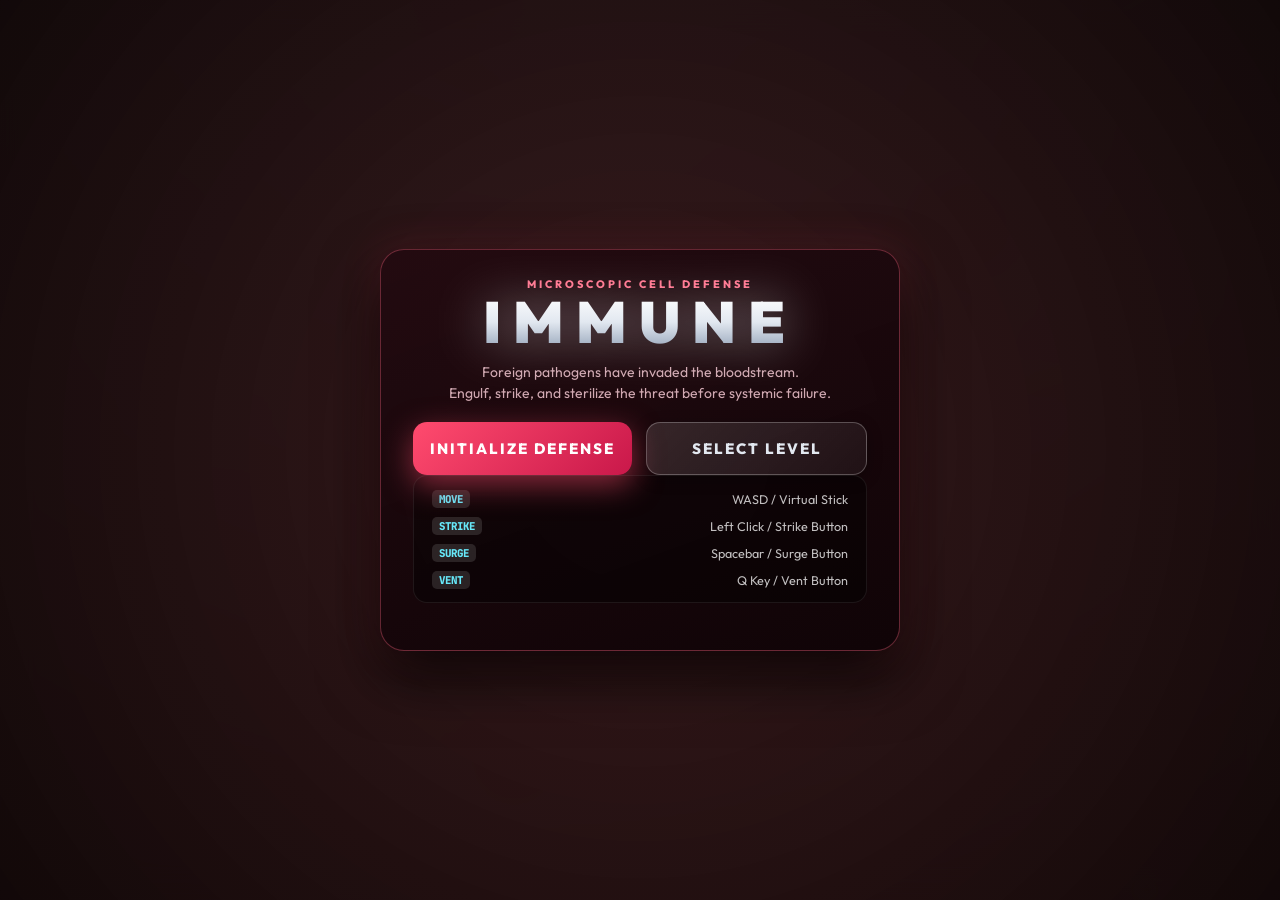
<file: immune/index.html>
<!DOCTYPE html>
<html lang="en">
<head>
  <meta charset="UTF-8">
  <meta name="viewport" content="width=device-width, initial-scale=1.0, maximum-scale=1.0, user-scalable=no, viewport-fit=cover">
  <meta name="mobile-web-app-capable" content="yes">
  <meta name="apple-mobile-web-app-capable" content="yes">
  <meta name="apple-mobile-web-app-status-bar-style" content="black-translucent">
  <meta name="theme-color" content="#0f0305">
  <meta http-equiv="Cache-Control" content="no-cache, no-store, must-revalidate">
  <meta http-equiv="Pragma" content="no-cache">
  <meta http-equiv="Expires" content="0">
  <title>IMMUNE - Microscopic Defense</title>
  <link rel="manifest" href="manifest.json">
  <link rel="stylesheet" href="style.css?v=20260830_15">
  <link rel="preconnect" href="https://fonts.googleapis.com">
  <link rel="preconnect" href="https://fonts.gstatic.com" crossorigin>
  <link href="https://fonts.googleapis.com/css2?family=Outfit:wght@300;400;600;800;900&family=JetBrains+Mono:wght@400;700&display=swap" rel="stylesheet">
</head>
<body>
  <div id="game-container">
    <canvas id="game-canvas"></canvas>

    <!-- HUD Overlay (Minimalist Ultra-Slim Bio-Horizon) -->
    <div id="hud" class="hud-layer hidden">
      <header class="hud-top-bar">
        <!-- 1. Left: Single-Row Player Vitality & Biomass Capsule -->
        <div class="hud-bio-cell">
          <div class="bio-cell-hp-group">
            <div class="status-core-dot"></div>
            <div class="hp-bar-wrapper">
              <div class="hp-bar-bg">
                <div id="hp-bar-fill" class="hp-bar-fill"></div>
                <div id="hp-bar-ghost" class="hp-bar-ghost"></div>
              </div>
            </div>
            <span id="hp-text" class="hp-text">100</span>
          </div>

          <div class="bio-divider"></div>

          <div class="bio-cell-aux-group">
            <!-- Inline Mass Counter -->
            <div class="mass-tracker">
              <div class="mass-micro-icon">●</div>
              <span id="mass-text" class="mass-text">0/30</span>
              <div class="mass-bar-track">
                <div id="mass-segments-container" class="mass-segments-container"></div>
                <div id="mass-cooldown-overlay" class="mass-cooldown-overlay"></div>
              </div>
              <span id="mass-label" class="mass-label sr-only">MASS</span>
            </div>

            <!-- Inline Surge CD -->
            <div class="dash-cooldown-tracker">
              <span class="surge-icon">⚡</span>
              <div class="cd-bar-bg">
                <div id="dash-cd-fill" class="cd-bar-fill"></div>
              </div>
              <span id="dash-cd-text" class="cd-status">READY</span>
            </div>
          </div>
        </div>

        <!-- 2. Center: Non-Overlapping Host Vitality Horizon -->
        <div id="host-vitality-container" class="hud-top-center host-vitality-container host-bar-hidden">
          <div class="host-pulse-indicator"></div>
          <span class="host-label">HOST</span>
          <div class="host-bar-wrapper">
            <div class="host-bar-bg">
              <div id="host-bar-fill" class="host-bar-fill"></div>
              <div class="host-bar-scanline"></div>
            </div>
          </div>
          <span id="host-pct-text" class="host-pct-text">100%</span>
        </div>

        <!-- 3. Right: Threat & Sector Pills -->
        <div class="hud-bio-sector">
          <button id="wave-badge" class="wave-badge wave-badge-btn" title="Select Level (L)">
            <svg class="badge-svg-icon dna-icon" viewBox="0 0 24 24" width="11" height="11" fill="none" stroke="currentColor" stroke-width="2.2" stroke-linecap="round">
              <path d="M4 4c4 4 12 4 16 0M4 20c4-4 12-4 16 0M4 12h16M7 7l10 10M7 17L17 7"/>
            </svg>
            <span class="badge-text">LVL 1/12</span>
            <span class="badge-arrow">▾</span>
          </button>
          <div class="germ-count-wrapper">
            <svg class="badge-svg-icon germ-svg-icon" viewBox="0 0 24 24" width="11" height="11" fill="none" stroke="currentColor" stroke-width="2" stroke-linecap="round">
              <circle cx="12" cy="12" r="5" fill="rgba(255, 51, 85, 0.25)"/>
              <path d="M12 3v3M12 18v3M3 12h3M18 12h3M5.6 5.6l2.2 2.2M16.2 16.2l2.2 2.2M5.6 18.4l2.2-2.2M16.2 7.8l2.2-2.2"/>
            </svg>
            <span id="germ-count" class="germ-number">0/0</span>
          </div>
          <button id="btn-fullscreen" class="wave-badge fullscreen-badge-btn" title="Toggle Fullscreen (F)" aria-label="Toggle Fullscreen">
            <svg class="badge-svg-icon fullscreen-svg-icon" viewBox="0 0 24 24" width="11" height="11" fill="none" stroke="currentColor" stroke-width="2.2" stroke-linecap="round" stroke-linejoin="round">
              <path d="M8 3H5a2 2 0 0 0-2 2v3m18 0V5a2 2 0 0 0-2-2h-3m0 18h3a2 2 0 0 0 2-2v-3M3 16v3a2 2 0 0 0 2 2h3"/>
            </svg>
          </button>
        </div>
      </header>

      <!-- Desktop Controls Hint (Bottom-Center) -->
      <div class="hud-bottom-center">
        <div class="controls-hint">
          <span class="key-tag">WASD</span> Move &nbsp;•&nbsp; 
          <span class="key-tag">L-CLICK</span> Strike &nbsp;•&nbsp; 
          <span class="key-tag">SPACE</span> Surge &nbsp;•&nbsp; 
          <span class="key-tag">Q</span> Vent &nbsp;•&nbsp;
          <span class="key-tag">L</span> Levels &nbsp;•&nbsp;
          <span class="key-tag">F</span> Fullscreen
        </div>
      </div>
    </div>

    <!-- Level Intro Card (Quiet & Clean) -->
    <div id="level-intro-card" class="level-intro-overlay hidden">
      <div class="level-intro-box">
        <div id="intro-act-name" class="intro-act-name">ACT I — SKIN &amp; TISSUE</div>
        <div id="intro-level-title" class="intro-level-title">LEVEL 1: BACTERIAL INFECTION</div>
        <div id="intro-objective-line" class="intro-objective-line">Bacterial colony detected in epidermal layer.</div>
        <div class="intro-prompt">TAP SCREEN OR PRESS ANY KEY TO ENGAGE</div>
      </div>
    </div>

    <!-- Level Complete Banner -->
    <div id="level-complete-banner" class="level-complete-banner hidden">
      <div class="complete-title">LEVEL CLEARED</div>
      <div id="complete-level-name" class="complete-sub">ORGAN TISSUE SECURED</div>
      <div id="complete-regen-tag" class="complete-regen-tag">+8% HOST VITALITY RECOVERED</div>
    </div>

    <!-- Level Failed / Containment Failed Banner -->
    <div id="level-failed-banner" class="level-failed-banner hidden">
      <div class="failed-title">CONTAINMENT FAILED</div>
      <div id="failed-penalty-tag" class="failed-penalty-tag">-15% HOST VITALITY PENALTY</div>
      <div class="failed-sub">REINITIALIZING DEFENSE SEQUENCE...</div>
    </div>

    <!-- Centered Respawn Banner -->
    <div id="respawn-banner" class="respawn-banner">
      <div class="respawn-title">REGENERATING</div>
      <div class="respawn-sub">MARROW CELL DISPATCHED</div>
      <div id="respawn-countdown" class="respawn-countdown"></div>
    </div>

    <!-- Modern Dynamic Mobile Touch Controls -->
    <div id="touch-controls" class="touch-layer hidden">
      <!-- Dynamic Floating Joystick Touch Zone (Left 55% of screen) -->
      <div id="joystick-zone" class="joystick-zone">
        <div id="joystick-base" class="joystick-base">
          <div class="joystick-glow-ring"></div>
          <div class="joystick-crosshair"></div>
          <div id="joystick-knob" class="joystick-knob">
            <div class="knob-core"></div>
          </div>
        </div>
      </div>

      <!-- Ergonomic Action Cluster (Bottom-Right Thumb Arc) -->
      <div class="touch-action-cluster">
        <!-- Vent Burst (Upper-left button in thumb arc) -->
        <button id="touch-vent-btn" class="touch-btn vent-btn" aria-label="Vent Burst">
          <div class="touch-btn-glow"></div>
          <svg class="touch-ring-svg" viewBox="0 0 64 64">
            <circle class="touch-ring-bg" cx="32" cy="32" r="28"/>
            <circle id="touch-vent-ring" class="touch-ring-fill" cx="32" cy="32" r="28"/>
          </svg>
          <div class="touch-btn-content">
            <svg class="btn-svg-glyph vent-glyph" viewBox="0 0 24 24" fill="none" stroke="currentColor" stroke-width="2.2" stroke-linecap="round">
              <circle cx="12" cy="12" r="3.5" fill="currentColor"/>
              <path d="M12 2v3M12 19v3M2 12h3M19 12h3M4.9 4.9l2.2 2.2M16.9 16.9l2.2 2.2M4.9 19.1l2.2-2.2M16.9 7.1l2.2-2.2"/>
            </svg>
            <span class="btn-title">VENT</span>
            <span id="touch-vent-sub" class="btn-micro-badge">0/3</span>
          </div>
        </button>

        <!-- Surge Dash (Upper-right button in thumb arc) -->
        <button id="touch-dash-btn" class="touch-btn dash-btn" aria-label="Surge Dash">
          <div class="touch-btn-glow"></div>
          <svg class="touch-ring-svg" viewBox="0 0 64 64">
            <circle class="touch-ring-bg" cx="32" cy="32" r="28"/>
            <circle id="touch-dash-ring" class="touch-ring-fill" cx="32" cy="32" r="28"/>
          </svg>
          <div class="touch-btn-content">
            <svg class="btn-svg-glyph surge-glyph" viewBox="0 0 24 24" fill="currentColor">
              <path d="M13 2.5L4 13.5h6.5L8.5 21.5l10.5-11h-6.5L14.5 2.5z"/>
            </svg>
            <span class="btn-title">SURGE</span>
          </div>
        </button>

        <!-- Primary Strike (Large bottom-right anchor button) -->
        <button id="touch-attack-btn" class="touch-btn attack-btn" aria-label="Pseudopod Strike">
          <div class="touch-btn-glow"></div>
          <div class="touch-btn-content">
            <svg class="btn-svg-glyph strike-glyph" viewBox="0 0 24 24" fill="none" stroke="currentColor" stroke-width="2.4" stroke-linecap="round" stroke-linejoin="round">
              <path d="M19 4.5L5 18.5M19 4.5l-4.5 0.5M19 4.5l-0.5 4.5"/>
              <path d="M14.5 9.5l-2.5 2.5" opacity="0.6"/>
              <circle cx="5" cy="19" r="2.2" fill="currentColor"/>
            </svg>
            <span class="btn-title">STRIKE</span>
          </div>
        </button>
      </div>
    </div>

    <!-- Mobile Landscape Orientation Guard -->
    <div id="orientation-guard" class="orientation-guard-overlay">
      <div class="orientation-guard-box">
        <div class="rotate-phone-anim">
          <div class="rotate-phone-body">
            <div class="rotate-phone-screen"></div>
            <div class="rotate-phone-notch"></div>
          </div>
          <svg class="rotate-phone-arrow" viewBox="0 0 24 24" fill="none" stroke="currentColor" stroke-width="2.2" stroke-linecap="round" stroke-linejoin="round">
            <path d="M21.5 2v6h-6M21.34 15.57a10 10 0 1 1-.57-8.38l5.67-5.67"/>
          </svg>
        </div>
        <span class="rotate-tag">MICROSCOPIC BATTLESPACE</span>
        <h2 class="rotate-title">ROTATE DEVICE</h2>
        <p class="rotate-desc">IMMUNE is engineered for landscape orientation.<br>Please rotate your phone horizontally to play.</p>
      </div>
    </div>

    <!-- Start / Title Screen Modal -->
    <div id="start-modal" class="modal-overlay active">
      <div class="modal-card start-modal-card">
        <div class="modal-body-layout">
          <div class="modal-col-left">
            <div class="title-logo">
              <span class="logo-sub">MICROSCOPIC CELL DEFENSE</span>
              <h1 class="logo-main">IMMUNE</h1>
              <div class="logo-glow"></div>
            </div>
            <p class="tagline">Foreign pathogens have invaded the bloodstream.<br>Engulf, strike, and sterilize the threat before systemic failure.</p>
            <div class="start-btn-group">
              <button id="btn-start" class="btn-action primary-pulse">
                <span>INITIALIZE DEFENSE</span>
              </button>
              <button id="btn-start-level-select" class="btn-action secondary-btn">
                <span>SELECT LEVEL</span>
              </button>
            </div>
          </div>

          <div class="modal-col-right">
            <div class="modal-instructions">
              <div class="instruction-row">
                <span class="inst-key">MOVE</span>
                <span class="inst-val">WASD / Virtual Stick</span>
              </div>
              <div class="instruction-row">
                <span class="inst-key">STRIKE</span>
                <span class="inst-val">Left Click / Strike Button</span>
              </div>
              <div class="instruction-row">
                <span class="inst-key">SURGE</span>
                <span class="inst-val">Spacebar / Surge Button</span>
              </div>
              <div class="instruction-row">
                <span class="inst-key">VENT</span>
                <span class="inst-val">Q Key / Vent Button</span>
              </div>
            </div>
          </div>
        </div>
      </div>
    </div>

    <!-- Level Selector Modal -->
    <div id="level-select-modal" class="modal-overlay hidden">
      <div class="modal-card level-select-card">
        <div class="modal-header-row">
          <div class="level-select-title-wrap">
            <span class="level-select-subtitle">DEPLOYMENT SECTOR</span>
            <h2 class="modal-title level-select-title">SELECT LEVEL</h2>
          </div>
          <button id="btn-close-level-select" class="btn-close" aria-label="Close">✕</button>
        </div>
        <div class="act-header-tag">ACT I — SKIN &amp; TISSUE</div>
        <div id="level-grid" class="level-grid">
          <!-- Dynamically populated 12 level buttons -->
        </div>
      </div>
    </div>

    <!-- Host Death Screen -->
    <div id="host-death-screen" class="host-death-overlay hidden">
      <div class="host-death-card">
        <h1 class="host-death-title">THE HOST DID NOT SURVIVE</h1>
        <div class="host-death-stats">
          <div class="host-death-stat-row">
            <span class="host-death-stat-label">LEVEL REACHED</span>
            <span id="death-level-reached" class="host-death-stat-val">1</span>
          </div>
          <div class="host-death-stat-row">
            <span class="host-death-stat-label">GERMS DESTROYED</span>
            <span id="death-germs-killed" class="host-death-stat-val">0</span>
          </div>
        </div>
        <div class="death-btn-group">
          <button id="btn-host-restart" class="btn-host-restart">RESTART</button>
          <button id="btn-death-level-select" class="btn-host-restart secondary-death-btn">SELECT LEVEL</button>
        </div>
      </div>
    </div>

    <!-- Victory Modal -->
    <div id="victory-modal" class="modal-overlay hidden">
      <div class="modal-card victory-card">
        <div class="cell-shield-icon">🛡️</div>
        <h2 class="modal-title victory-text">BODY CLEARED</h2>
        <p class="modal-desc">All pathogenic organisms neutralized. Blood vessel sterilization complete!</p>
        <div id="victory-stats" class="stats-preview"></div>
        <div class="death-btn-group">
          <button id="btn-play-again" class="btn-action victory-btn">
            <span>PLAY AGAIN</span>
          </button>
          <button id="btn-victory-level-select" class="btn-action secondary-btn">
            <span>SELECT LEVEL</span>
          </button>
        </div>
      </div>
    </div>
  </div>

  <script type="module" src="src/main.js?v=20260830_13"></script>
</body>
</html>
</file>
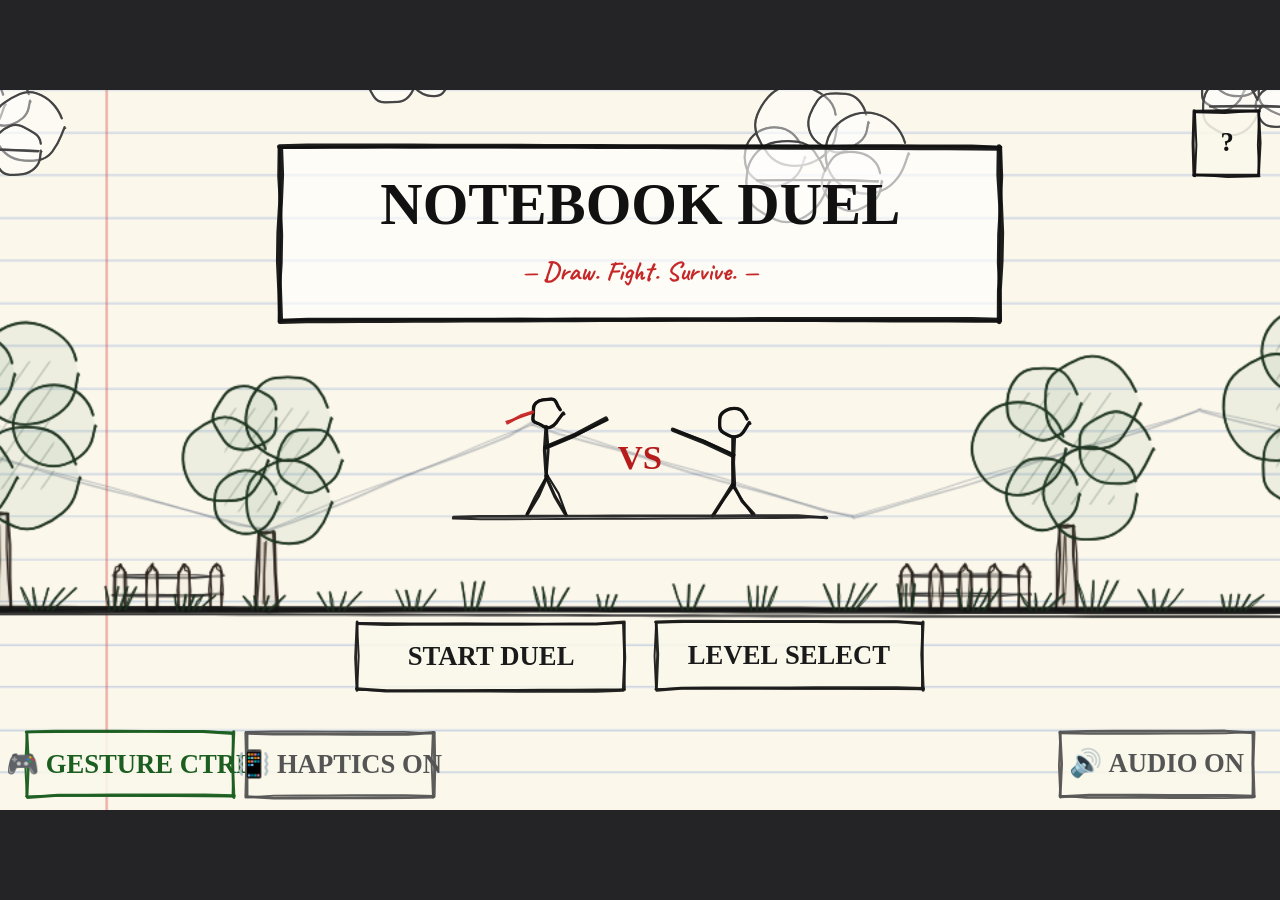
<file: StickFight/index.html>
<!DOCTYPE html>
<html lang="en">
<head>
  <meta charset="UTF-8">
  <meta name="viewport" content="width=device-width, initial-scale=1.0, maximum-scale=1.0, user-scalable=no, viewport-fit=cover">
  <title>Notebook Duel - Hand-Drawn Sword Fighter</title>
  <meta name="description" content="A 2D mobile sword-fighting game prototype with a procedural hand-drawn notebook aesthetic.">
  <link rel="preconnect" href="https://fonts.googleapis.com">
  <link rel="preconnect" href="https://fonts.gstatic.com" crossorigin>
  <link href="https://fonts.googleapis.com/css2?family=Architects+Daughter&family=Permanent+Marker&family=Caveat:wght@600;700&display=swap" rel="stylesheet">
  <link rel="manifest" href="manifest.json">
  <meta name="mobile-web-app-capable" content="yes">
  <meta name="apple-mobile-web-app-capable" content="yes">
  <meta name="apple-mobile-web-app-status-bar-style" content="black-translucent">
  <meta name="apple-mobile-web-app-title" content="Notebook Duel">
  <link rel="stylesheet" href="style.css">
</head>
<body>
  <div id="game-container">
    <canvas id="game-canvas"></canvas>

    <!-- Mobile Touch Controls Overlay -->
    <div id="touch-controls" class="touch-controls">
      <div class="touch-group touch-left-group">
        <button id="btn-left" class="touch-btn sketch-btn" aria-label="Move Left">
          <span class="btn-icon">◀</span>
          <span class="btn-label">LEFT</span>
        </button>
        <button id="btn-right" class="touch-btn sketch-btn" aria-label="Move Right">
          <span class="btn-icon">▶</span>
          <span class="btn-label">RIGHT</span>
        </button>
      </div>
      <div class="touch-group touch-right-group">
        <button id="btn-jump" class="touch-btn sketch-btn jump-btn" aria-label="Jump">
          <span class="btn-icon">▲</span>
          <span class="btn-label">JUMP</span>
        </button>
        <button id="btn-block" class="touch-btn sketch-btn block-btn" aria-label="Block">
          <span class="btn-icon">🛡</span>
          <span class="btn-label">BLOCK</span>
        </button>
        <button id="btn-heavy" class="touch-btn sketch-btn heavy-btn" aria-label="Heavy Attack">
          <span class="btn-icon">💥</span>
          <span class="btn-label">HEAVY</span>
        </button>
        <button id="btn-attack" class="touch-btn sketch-btn attack-btn" aria-label="Attack">
          <span class="btn-icon">⚔</span>
          <span class="btn-label">ATTACK</span>
        </button>
      </div>
    </div>

    <!-- Portrait Orientation Prompt Overlay -->
    <div id="portrait-warning" class="portrait-warning">
      <div class="portrait-card">
        <div class="rotate-icon">🔄 📱</div>
        <h2 class="rotate-title">ROTATE YOUR DEVICE</h2>
        <p class="rotate-desc">Notebook Duel is sketched for landscape mode!</p>
      </div>
    </div>
  </div>

  <script type="module" src="main.js"></script>
</body>
</html>
</file>
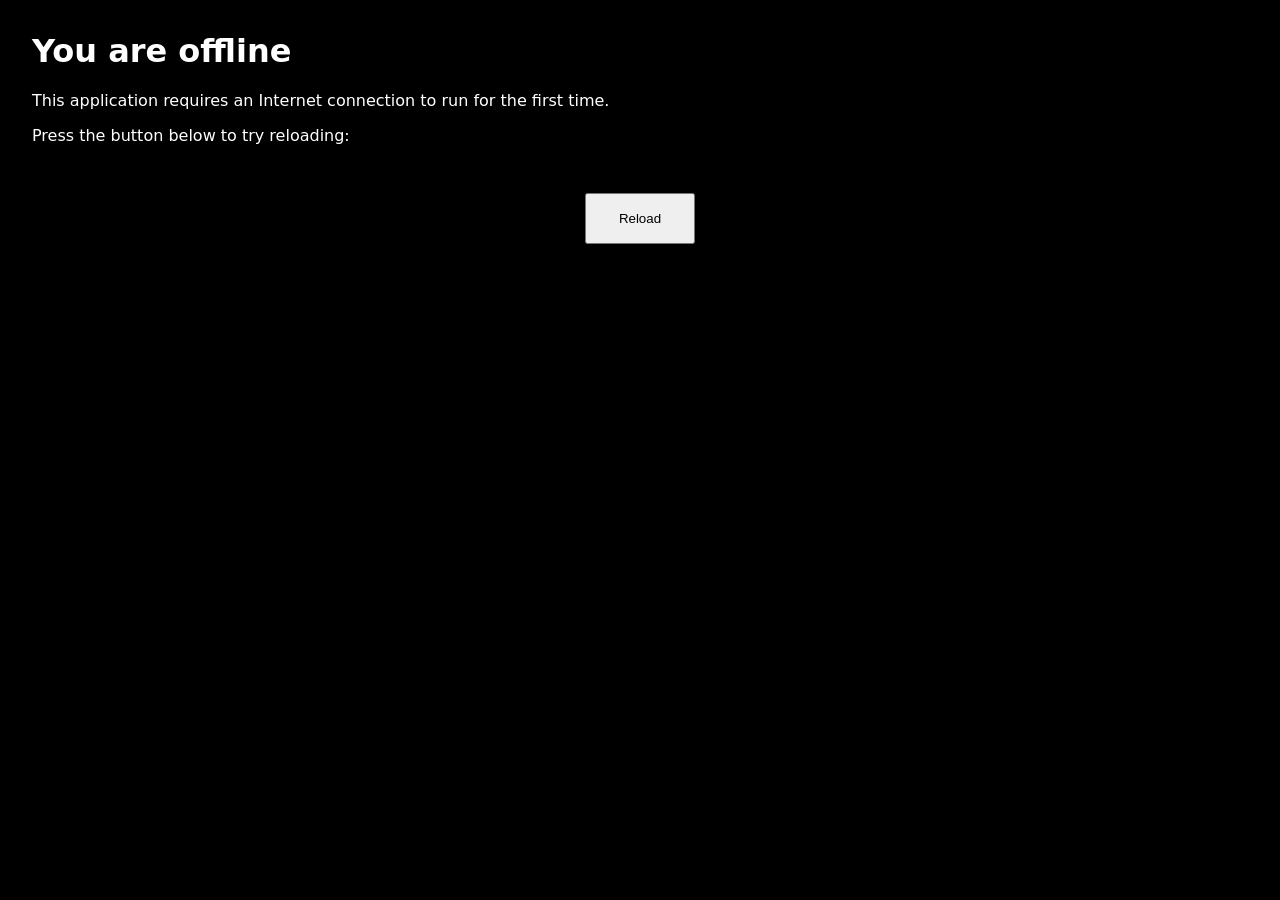
<file: OVERTIME/index.offline.html>
<!DOCTYPE html>
<html lang="en">
	<head>
		<meta charset="utf-8">
		<meta http-equiv="X-UA-Compatible" content="IE=edge">
		<meta name="viewport" content="width=device-width, initial-scale=1">
		<title>You are offline</title>
		<style>
html {
	background-color: #000000;
	color: #ffffff;
}

body {
	font-family: system-ui, -apple-system, "Segoe UI", Roboto, "Helvetica Neue", Arial, "Noto Sans", sans-serif, "Apple Color Emoji", "Segoe UI Emoji", "Segoe UI Symbol", "Noto Color Emoji";
	margin: 2rem;
}

p {
	margin-block: 1rem;
}

button {
	display: block;
	padding: 1rem 2rem;
	margin: 3rem auto 0;
}
		</style>
	</head>
	<body>
		<h1>You are offline</h1>
		<p>This application requires an Internet connection to run for the first time.</p>
		<p>Press the button below to try reloading:</p>
		<button type="button">Reload</button>
		<script>
document.querySelector('button').addEventListener('click', () => {
	window.location.reload();
});
		</script>
	</body>
</html>
</file>
<file: immune/style.css>
:root {
  --bg-dark: #0f0305;
  --bg-blood: #2b080c;
  --cell-white: #f5f8fc;
  --cell-core: #cbd9ed;
  --cell-glow: rgba(220, 240, 255, 0.45);
  --danger-crimson: #ff3355;
  --danger-glow: rgba(255, 51, 85, 0.5);
  --virus-purple: #c042ff;
  --parasite-yellow: #ffb833;
  --bacteria-green: #38ef7d;
  --ui-glass: rgba(20, 6, 10, 0.72);
  --ui-border: rgba(255, 120, 150, 0.22);
  --font-main: 'Outfit', sans-serif;
  --font-mono: 'JetBrains Mono', monospace;
}

* {
  box-sizing: border-box;
  margin: 0;
  padding: 0;
  user-select: none;
  -webkit-user-select: none;
}

#game-container,
#game-canvas,
.touch-layer,
.joystick-zone,
.touch-action-cluster,
.touch-btn {
  touch-action: none;
}

html, body {
  width: 100vw;
  height: 100vh;
  height: 100dvh;
  min-height: 100dvh;
  max-height: 100dvh;
  overflow: hidden;
  position: fixed;
  inset: 0;
  overscroll-behavior: none;
  -webkit-overflow-scrolling: auto;
  background-color: var(--bg-dark);
  font-family: var(--font-main);
  color: #fff;
  cursor: crosshair;
}

#game-container {
  position: fixed;
  inset: 0;
  width: 100vw;
  height: 100vh;
  height: 100dvh;
  overflow: hidden;
  overscroll-behavior: none;
  touch-action: none;
  background: radial-gradient(circle at center, #26070b 0%, #110204 70%, #060102 100%);
}

#game-canvas {
  position: absolute;
  top: 0;
  left: 0;
  width: 100%;
  height: 100%;
  display: block;
}

/* ==========================================================================
   HUD LAYER (AAA MINIMALIST BIO-HORIZON — ZERO-OVERLAP SINGLE-ROW)
   ========================================================================== */
.hud-layer {
  position: absolute;
  inset: 0;
  pointer-events: none;
  display: flex;
  flex-direction: column;
  justify-content: space-between;
  padding: max(12px, env(safe-area-inset-top)) max(16px, env(safe-area-inset-right)) max(16px, env(safe-area-inset-bottom)) max(16px, env(safe-area-inset-left));
  z-index: 10;
  transition: opacity 0.35s cubic-bezier(0.16, 1, 0.3, 1);
}

.hud-layer.hidden {
  opacity: 0;
  pointer-events: none;
}

.hud-top-bar {
  position: relative;
  width: 100%;
  display: flex;
  flex-direction: row;
  justify-content: space-between;
  align-items: center;
  gap: 8px;
  pointer-events: none;
}

/* 1. Left: Single-Row Player Vitality & Biomass Capsule */
.hud-bio-cell {
  display: inline-flex;
  flex-direction: row;
  align-items: center;
  gap: 8px;
  height: 32px;
  padding: 0 10px;
  background: rgba(18, 5, 12, 0.45);
  backdrop-filter: blur(16px);
  -webkit-backdrop-filter: blur(16px);
  border-radius: 999px;
  border: 1px solid rgba(255, 255, 255, 0.1);
  box-shadow: 0 4px 18px rgba(0, 0, 0, 0.35), inset 0 1px 0 rgba(255, 255, 255, 0.12);
  pointer-events: auto;
  flex-shrink: 0;
}

.bio-cell-hp-group {
  display: flex;
  align-items: center;
  gap: 6px;
}

.status-core-dot {
  width: 6px;
  height: 6px;
  border-radius: 50%;
  background: #38ef7d;
  box-shadow: 0 0 6px #38ef7d, 0 0 2px #fff;
  animation: core-pulse 1.6s infinite alternate ease-in-out;
  flex-shrink: 0;
}

@keyframes core-pulse {
  0% { transform: scale(0.85); opacity: 0.75; }
  100% { transform: scale(1.2); opacity: 1; filter: drop-shadow(0 0 5px #38ef7d); }
}

.hp-bar-wrapper {
  position: relative;
  width: 50px;
}

.hp-bar-bg {
  position: relative;
  width: 100%;
  height: 5px;
  background: rgba(0, 0, 0, 0.55);
  border-radius: 999px;
  overflow: hidden;
  border: 1px solid rgba(255, 255, 255, 0.1);
}

.hp-bar-ghost {
  position: absolute;
  top: 0;
  left: 0;
  height: 100%;
  width: 100%;
  background: #ff4365;
  border-radius: 999px;
  transition: width 0.45s ease-out;
  z-index: 1;
}

.hp-bar-fill {
  position: absolute;
  top: 0;
  left: 0;
  height: 100%;
  width: 100%;
  background: linear-gradient(90deg, #22c55e 0%, #38ef7d 55%, #86efac 100%);
  border-radius: 999px;
  transition: width 0.15s cubic-bezier(0.1, 0.8, 0.2, 1);
  box-shadow: 0 0 8px rgba(74, 222, 128, 0.5);
  z-index: 2;
}

.hp-text {
  font-family: var(--font-mono);
  font-size: 8.5px;
  font-weight: 800;
  color: #ffffff;
  letter-spacing: 0.3px;
  text-shadow: 0 1px 2px rgba(0, 0, 0, 0.8);
}

.bio-divider {
  width: 1px;
  height: 12px;
  background: rgba(255, 255, 255, 0.15);
  margin: 0 2px;
}

.bio-cell-aux-group {
  display: flex;
  align-items: center;
  gap: 8px;
}

.mass-tracker {
  display: flex;
  align-items: center;
  gap: 4px;
}

.mass-micro-icon {
  font-size: 7px;
  color: #38bdf8;
  line-height: 1;
}

.mass-text {
  font-family: var(--font-mono);
  font-size: 8px;
  font-weight: 800;
  color: #38bdf8;
  letter-spacing: 0.3px;
}

.mass-tracker.maxed .mass-text {
  color: #f43f5e;
  text-shadow: 0 0 6px rgba(244, 63, 94, 0.8);
}

.mass-tracker.mass-denied {
  animation: mass-denied-shake 0.35s ease;
}

@keyframes mass-denied-shake {
  0%, 100% { transform: translateX(0); }
  20% { transform: translateX(-3px); }
  40% { transform: translateX(3px); }
  60% { transform: translateX(-1.5px); }
  80% { transform: translateX(1.5px); }
}

.mass-bar-track {
  position: relative;
  width: 32px;
  height: 4px;
}

.mass-segments-container {
  display: flex;
  align-items: center;
  gap: 1px;
  width: 100%;
  height: 100%;
  background: rgba(0, 0, 0, 0.45);
  padding: 0.5px 1px;
  border-radius: 3px;
  border: 1px solid rgba(255, 255, 255, 0.08);
}

.mass-cooldown-overlay {
  position: absolute;
  top: 0;
  left: 0;
  height: 100%;
  width: 0%;
  background: linear-gradient(90deg, rgba(244, 63, 94, 0.8), rgba(251, 113, 133, 0.95));
  border-radius: 3px;
  pointer-events: none;
  box-shadow: 0 0 6px rgba(244, 63, 94, 0.6);
  transition: width 0.08s linear;
  z-index: 2;
}

.mass-segment {
  flex: 1;
  height: 100%;
  border-radius: 0.5px;
  background: rgba(255, 255, 255, 0.06);
  transition: background 0.12s ease, box-shadow 0.12s ease;
}

.mass-segment.filled {
  background: #38bdf8;
  box-shadow: 0 0 4px rgba(56, 189, 248, 0.8);
}

.mass-segment.full-capacity {
  background: #f43f5e;
  box-shadow: 0 0 5px rgba(244, 63, 94, 0.8);
}

.dash-cooldown-tracker {
  display: flex;
  align-items: center;
  gap: 3px;
}

.surge-icon {
  font-size: 8px;
  color: #38bdf8;
  line-height: 1;
}

.cd-bar-bg {
  width: 22px;
  height: 4px;
  background: rgba(0, 0, 0, 0.45);
  border-radius: 999px;
  overflow: hidden;
  border: 1px solid rgba(255, 255, 255, 0.08);
}

.cd-bar-fill {
  height: 100%;
  width: 100%;
  background: linear-gradient(90deg, #38bdf8, #818cf8);
  border-radius: 999px;
  box-shadow: 0 0 5px #38bdf8;
  transition: width 0.08s linear;
}

.cd-status {
  font-family: var(--font-mono);
  font-size: 7px;
  font-weight: 800;
  color: #38bdf8;
  letter-spacing: 0.3px;
}

.sr-only {
  position: absolute;
  width: 1px;
  height: 1px;
  padding: 0;
  margin: -1px;
  overflow: hidden;
  clip: rect(0, 0, 0, 0);
  border: 0;
}

/* 2. Center: Non-Overlapping Host Vitality Horizon */
.host-vitality-container {
  position: relative !important;
  top: auto !important;
  left: auto !important;
  transform: none !important;
  display: flex;
  align-items: center;
  gap: 6px;
  flex: 1;
  min-width: 110px;
  max-width: 240px;
  height: 32px;
  padding: 0 10px;
  background: rgba(18, 5, 12, 0.45);
  backdrop-filter: blur(16px);
  -webkit-backdrop-filter: blur(16px);
  border-radius: 999px;
  border: 1px solid rgba(56, 189, 248, 0.2);
  box-shadow: 0 4px 18px rgba(0, 0, 0, 0.35), inset 0 1px 0 rgba(255, 255, 255, 0.12);
  z-index: 12;
  pointer-events: auto;
}

.host-vitality-container.host-bar-hidden {
  display: none !important;
  opacity: 0;
  pointer-events: none;
}

.host-vitality-container.host-bar-revealed {
  display: flex;
  opacity: 1;
  animation: host-reveal-pulse 1.2s cubic-bezier(0.16, 1, 0.3, 1) forwards;
}

.host-pulse-indicator {
  width: 5px;
  height: 5px;
  border-radius: 50%;
  background: #38bdf8;
  box-shadow: 0 0 5px #38bdf8;
  animation: ecg-dot 1.2s infinite ease-in-out alternate;
  flex-shrink: 0;
}

@keyframes ecg-dot {
  0% { opacity: 0.5; transform: scale(0.8); }
  100% { opacity: 1; transform: scale(1.25); filter: drop-shadow(0 0 4px #38bdf8); }
}

.host-label {
  font-family: var(--font-main);
  font-size: 7.5px;
  font-weight: 800;
  letter-spacing: 1.5px;
  color: #cbd5e1;
  text-transform: uppercase;
  flex-shrink: 0;
}

.host-pct-text {
  font-family: var(--font-mono);
  font-size: 8px;
  font-weight: 800;
  color: #38bdf8;
  letter-spacing: 0.3px;
  flex-shrink: 0;
}

.host-bar-wrapper {
  position: relative;
  flex: 1;
  min-width: 35px;
}

.host-bar-bg {
  position: relative;
  width: 100%;
  height: 4px;
  background: rgba(0, 0, 0, 0.6);
  border-radius: 999px;
  overflow: hidden;
  border: 1px solid rgba(255, 255, 255, 0.1);
}

.host-bar-fill {
  position: absolute;
  top: 0;
  left: 0;
  height: 100%;
  width: 100%;
  background: linear-gradient(90deg, #38bdf8 0%, #818cf8 100%);
  border-radius: 999px;
  box-shadow: 0 0 6px rgba(56, 189, 248, 0.5);
  transition: width 0.25s cubic-bezier(0.1, 0.8, 0.2, 1), background 0.35s ease;
}

.host-bar-scanline {
  position: absolute;
  inset: 0;
  background: linear-gradient(90deg, transparent 0%, rgba(255, 255, 255, 0.35) 50%, transparent 100%);
  background-size: 200% 100%;
  animation: host-scan 2.4s infinite linear;
  pointer-events: none;
  mix-blend-mode: overlay;
}

@keyframes host-scan {
  0% { background-position: -200% 0; }
  100% { background-position: 200% 0; }
}

/* 3. Right: Threat & Sector Pills */
.hud-bio-sector {
  position: relative;
  display: flex;
  align-items: center;
  gap: 6px;
  flex-shrink: 0;
  pointer-events: auto;
}

.wave-badge {
  font-family: var(--font-mono);
  font-size: 9px;
  font-weight: 800;
  letter-spacing: 0.8px;
  color: #fbbf24;
  text-shadow: 0 0 8px rgba(251, 191, 36, 0.4);
  display: inline-flex;
  align-items: center;
  gap: 4px;
  height: 32px;
  background: rgba(18, 5, 12, 0.45);
  backdrop-filter: blur(16px);
  -webkit-backdrop-filter: blur(16px);
  padding: 0 9px;
  border-radius: 999px;
  border: 1px solid rgba(251, 191, 36, 0.25);
  box-shadow: 0 4px 18px rgba(0, 0, 0, 0.35), inset 0 1px 0 rgba(255, 255, 255, 0.12);
  cursor: pointer;
  transition: all 0.2s cubic-bezier(0.16, 1, 0.3, 1);
}

.wave-badge:hover {
  transform: translateY(-1px);
  border-color: #f59e0b;
  box-shadow: 0 6px 20px rgba(0, 0, 0, 0.45), 0 0 12px rgba(245, 158, 11, 0.25);
}

.badge-svg-icon {
  display: inline-block;
  vertical-align: middle;
  flex-shrink: 0;
}

.dna-icon {
  color: #fbbf24;
  filter: drop-shadow(0 0 3px rgba(251, 191, 36, 0.5));
}

.germ-svg-icon {
  color: #ff4365;
  filter: drop-shadow(0 0 3px rgba(255, 67, 101, 0.5));
}

.badge-arrow {
  font-size: 7.5px;
  opacity: 0.65;
  transition: transform 0.2s ease;
}

.wave-badge:hover .badge-arrow {
  transform: translateY(1px);
  opacity: 1;
}

.germ-count-wrapper {
  display: inline-flex;
  align-items: center;
  gap: 4px;
  height: 32px;
  background: rgba(18, 5, 12, 0.45);
  backdrop-filter: blur(16px);
  -webkit-backdrop-filter: blur(16px);
  padding: 0 9px;
  border-radius: 999px;
  border: 1px solid rgba(255, 67, 101, 0.2);
  box-shadow: 0 4px 18px rgba(0, 0, 0, 0.35), inset 0 1px 0 rgba(255, 255, 255, 0.12);
}

.germ-number {
  font-family: var(--font-mono);
  font-size: 9px;
  font-weight: 800;
  color: #ff3355;
  text-shadow: 0 0 8px rgba(255, 51, 85, 0.5);
  letter-spacing: 0.5px;
}

/* ==========================================================================
   LEVEL INTRO CARD (QUIET & CLEAN)
   ========================================================================== */
.level-intro-overlay {
  position: absolute;
  inset: 0;
  display: flex;
  align-items: center;
  justify-content: center;
  background: radial-gradient(circle at center, rgba(16, 4, 8, 0.72), rgba(6, 1, 3, 0.88));
  backdrop-filter: blur(8px);
  -webkit-backdrop-filter: blur(8px);
  z-index: 50;
  opacity: 0;
  pointer-events: none;
  transition: opacity 0.35s cubic-bezier(0.16, 1, 0.3, 1);
}

.level-intro-overlay.active {
  opacity: 1;
  pointer-events: auto;
}

.level-intro-overlay.hidden {
  display: none !important;
  opacity: 0;
  pointer-events: none;
}

.level-intro-box {
  position: relative;
  display: flex;
  flex-direction: column;
  align-items: center;
  text-align: center;
  width: 90%;
  max-width: 580px;
  background: rgba(22, 6, 12, 0.85);
  backdrop-filter: blur(16px);
  -webkit-backdrop-filter: blur(16px);
  padding: 36px 44px;
  border-radius: 24px;
  border: 1px solid rgba(255, 180, 200, 0.18);
  box-shadow: 0 20px 50px rgba(0, 0, 0, 0.7), 0 0 35px rgba(255, 100, 130, 0.08);
  transform: translateY(12px) scale(0.96);
  transition: transform 0.4s cubic-bezier(0.16, 1, 0.3, 1);
}

.level-intro-overlay.active .level-intro-box {
  transform: translateY(0) scale(1);
}

.intro-act-name {
  font-family: var(--font-main);
  font-size: 11px;
  font-weight: 800;
  letter-spacing: 4px;
  color: #93c5fd;
  text-transform: uppercase;
  margin-bottom: 8px;
  text-shadow: 0 0 10px rgba(147, 197, 253, 0.4);
}

.intro-level-title {
  font-family: var(--font-main);
  font-size: 30px;
  font-weight: 900;
  letter-spacing: 4px;
  color: #ffffff;
  text-transform: uppercase;
  line-height: 1.25;
  text-shadow: 0 0 20px rgba(255, 255, 255, 0.3);
  margin-bottom: 12px;
}

.intro-objective-line {
  font-family: var(--font-main);
  font-size: 14px;
  font-weight: 400;
  letter-spacing: 1px;
  color: #cbd5e1;
  line-height: 1.6;
  max-width: 460px;
  margin-bottom: 24px;
}

.intro-prompt {
  font-family: var(--font-mono);
  font-size: 10px;
  font-weight: 700;
  letter-spacing: 2px;
  color: rgba(255, 255, 255, 0.4);
  text-transform: uppercase;
  border-top: 1px solid rgba(255, 255, 255, 0.08);
  padding-top: 14px;
  width: 100%;
}

/* ==========================================================================
   LEVEL COMPLETE & FAILED BANNERS
   ========================================================================== */
.level-complete-banner,
.level-failed-banner {
  position: absolute;
  top: 36%;
  left: 50%;
  transform: translate(-50%, -50%) scale(0.92);
  display: flex;
  flex-direction: column;
  align-items: center;
  justify-content: center;
  text-align: center;
  width: max-content;
  max-width: 90vw;
  background: var(--ui-glass);
  backdrop-filter: blur(16px);
  -webkit-backdrop-filter: blur(16px);
  padding: 24px 44px;
  border-radius: 20px;
  z-index: 45;
  pointer-events: none;
  opacity: 0;
  transition: opacity 0.3s cubic-bezier(0.16, 1, 0.3, 1), transform 0.3s cubic-bezier(0.16, 1, 0.3, 1);
}

.level-complete-banner.active,
.level-failed-banner.active {
  opacity: 1;
  transform: translate(-50%, -50%) scale(1);
}

.level-complete-banner.hidden,
.level-failed-banner.hidden {
  display: none !important;
  opacity: 0;
  pointer-events: none;
}

.level-complete-banner {
  border: 1px solid rgba(74, 222, 128, 0.4);
  box-shadow: 0 15px 40px rgba(0, 0, 0, 0.6), 0 0 35px rgba(74, 222, 128, 0.25);
}

.complete-title {
  font-family: var(--font-main);
  font-size: 34px;
  font-weight: 900;
  letter-spacing: 5px;
  color: #4ade80;
  text-shadow: 0 0 24px rgba(74, 222, 128, 0.85);
  line-height: 1.2;
}

.complete-sub {
  font-family: var(--font-main);
  font-size: 13px;
  font-weight: 700;
  letter-spacing: 3px;
  color: #a7f3d0;
  text-transform: uppercase;
  margin-top: 4px;
}

.complete-regen-tag {
  font-family: var(--font-mono);
  font-size: 11px;
  font-weight: 700;
  letter-spacing: 1.5px;
  color: #6ee7b7;
  background: rgba(16, 185, 129, 0.18);
  border: 1px solid rgba(110, 231, 183, 0.35);
  padding: 4px 12px;
  border-radius: 999px;
  margin-top: 10px;
}

.level-failed-banner {
  border: 1px solid rgba(244, 63, 94, 0.5);
  box-shadow: 0 15px 40px rgba(0, 0, 0, 0.7), 0 0 35px rgba(244, 63, 94, 0.3);
}

.failed-title {
  font-family: var(--font-main);
  font-size: 32px;
  font-weight: 900;
  letter-spacing: 5px;
  color: #f43f5e;
  text-shadow: 0 0 24px rgba(244, 63, 94, 0.85);
  line-height: 1.2;
}

.failed-penalty-tag {
  font-family: var(--font-mono);
  font-size: 11px;
  font-weight: 700;
  letter-spacing: 1.5px;
  color: #fda4af;
  background: rgba(244, 63, 94, 0.22);
  border: 1px solid rgba(244, 63, 94, 0.4);
  padding: 4px 12px;
  border-radius: 999px;
  margin-top: 8px;
}

.failed-sub {
  font-family: var(--font-main);
  font-size: 11px;
  font-weight: 700;
  letter-spacing: 2px;
  color: rgba(255, 255, 255, 0.6);
  text-transform: uppercase;
  margin-top: 8px;
}

/* Respawn banner */
.respawn-banner {
  position: absolute;
  top: 40%;
  left: 50%;
  transform: translate(-50%, -50%) scale(0.9);
  display: none;
  flex-direction: column;
  align-items: center;
  gap: 6px;
  background: var(--ui-glass);
  backdrop-filter: blur(16px);
  -webkit-backdrop-filter: blur(16px);
  padding: 24px 44px;
  border-radius: 20px;
  border: 1px solid rgba(110, 231, 183, 0.4);
  box-shadow: 0 10px 40px rgba(0, 0, 0, 0.6), 0 0 30px rgba(110, 231, 183, 0.2);
  z-index: 25;
  pointer-events: none;
  opacity: 0;
  transition: opacity 0.3s ease, transform 0.3s cubic-bezier(0.16, 1, 0.3, 1);
}

.respawn-banner.active {
  display: flex;
  opacity: 1;
  transform: translate(-50%, -50%) scale(1);
}

.respawn-title {
  font-family: var(--font-main);
  font-size: 34px;
  font-weight: 900;
  letter-spacing: 6px;
  color: #6ee7b7;
  text-shadow: 0 0 24px rgba(110, 231, 183, 0.85);
  animation: pulse-regen 1.2s infinite alternate ease-in-out;
}

@keyframes pulse-regen {
  from { opacity: 0.85; transform: scale(0.98); }
  to { opacity: 1; transform: scale(1.02); }
}

.respawn-sub {
  font-family: var(--font-main);
  font-size: 11px;
  font-weight: 800;
  letter-spacing: 3px;
  color: #a2c4e8;
  text-transform: uppercase;
}

.respawn-countdown {
  font-family: var(--font-mono);
  font-size: 26px;
  font-weight: 800;
  color: #ffffff;
  text-shadow: 0 0 15px rgba(255, 255, 255, 0.9);
  margin-top: 2px;
}

.hud-bottom-center {
  align-self: center;
  margin-bottom: 8px;
}

.controls-hint {
  font-size: 12px;
  font-weight: 500;
  color: rgba(255, 255, 255, 0.6);
  background: rgba(10, 2, 4, 0.6);
  padding: 8px 16px;
  border-radius: 999px;
  border: 1px solid rgba(255, 255, 255, 0.1);
  letter-spacing: 0.5px;
}

.key-tag {
  display: inline-block;
  background: rgba(255, 255, 255, 0.18);
  color: #fff;
  padding: 2px 7px;
  border-radius: 5px;
  font-weight: 700;
  font-size: 11px;
  font-family: var(--font-mono);
}

/* ==========================================================================
   DYNAMIC MOBILE TOUCH CONTROLS (AAA FROSTED GLYPH ORBS & ETHEREAL STICK)
   ========================================================================== */
.touch-layer {
  position: absolute;
  inset: 0;
  z-index: 25;
  pointer-events: none;
  overflow: hidden;
}

.touch-layer.hidden {
  display: none !important;
}

/* Dynamic Floating Joystick Touch Zone (Entire left 55% of the screen) */
.joystick-zone {
  position: absolute;
  top: 0;
  left: 0;
  width: 55%;
  height: 100%;
  pointer-events: auto;
  touch-action: none;
}

.joystick-base {
  position: absolute;
  width: 120px;
  height: 120px;
  border-radius: 50%;
  background: radial-gradient(circle at center, rgba(56, 189, 248, 0.04) 0%, rgba(18, 5, 12, 0.35) 100%);
  border: 1px solid rgba(255, 255, 255, 0.1);
  backdrop-filter: blur(12px);
  -webkit-backdrop-filter: blur(12px);
  display: flex;
  align-items: center;
  justify-content: center;
  box-shadow: 0 8px 30px rgba(0, 0, 0, 0.4), inset 0 0 15px rgba(56, 189, 248, 0.04);
  pointer-events: none;
  opacity: 0.35;
  transition: opacity 0.25s ease, border-color 0.25s ease, box-shadow 0.25s ease;
  transform: translate(-50%, -50%);
}

.joystick-base.joystick-active {
  opacity: 0.95;
  border-color: rgba(56, 189, 248, 0.5);
  box-shadow: 0 10px 35px rgba(0, 0, 0, 0.5), 0 0 25px rgba(56, 189, 248, 0.25);
}

.joystick-glow-ring {
  position: absolute;
  inset: -4px;
  border-radius: 50%;
  border: 1px dashed rgba(56, 189, 248, 0.3);
  animation: rotate-ring 16s linear infinite;
  pointer-events: none;
}

@keyframes rotate-ring {
  0% { transform: rotate(0deg); }
  100% { transform: rotate(360deg); }
}

.joystick-crosshair {
  position: absolute;
  inset: 14px;
  border-radius: 50%;
  border: 1px solid rgba(255, 255, 255, 0.06);
  pointer-events: none;
}

.joystick-knob {
  position: absolute;
  width: 46px;
  height: 46px;
  border-radius: 50%;
  background: radial-gradient(circle at 35% 35%, rgba(255, 255, 255, 0.9) 0%, rgba(186, 230, 253, 0.7) 60%, rgba(56, 189, 248, 0.5) 100%);
  border: 1.5px solid rgba(255, 255, 255, 0.6);
  box-shadow: 0 4px 16px rgba(0, 0, 0, 0.5), 0 0 16px rgba(56, 189, 248, 0.5);
  pointer-events: none;
  display: flex;
  align-items: center;
  justify-content: center;
  transform: translate(0, 0);
  transition: transform 0.04s linear;
}

.knob-core {
  width: 10px;
  height: 10px;
  border-radius: 50%;
  background: #38bdf8;
  box-shadow: 0 0 8px #38bdf8;
}

/* Ergonomic Action Cluster (Bottom-Right Radial Thumb Arc) */
.touch-action-cluster {
  position: absolute;
  bottom: max(16px, env(safe-area-inset-bottom));
  right: max(16px, env(safe-area-inset-right));
  width: 200px;
  height: 200px;
  pointer-events: none;
}

.touch-btn {
  position: absolute;
  border-radius: 50%;
  border: 1px solid rgba(255, 255, 255, 0.15);
  outline: none;
  color: white;
  font-family: var(--font-main);
  display: flex;
  align-items: center;
  justify-content: center;
  cursor: pointer;
  pointer-events: auto;
  user-select: none;
  -webkit-user-select: none;
  touch-action: none;
  backdrop-filter: blur(16px);
  -webkit-backdrop-filter: blur(16px);
  transition: transform 0.12s cubic-bezier(0.16, 1, 0.3, 1), filter 0.15s ease, box-shadow 0.15s ease;
  overflow: visible;
}

.touch-btn:active,
.touch-btn.touch-active {
  transform: scale(0.9) !important;
}

.touch-btn-content {
  position: relative;
  z-index: 3;
  display: flex;
  flex-direction: column;
  align-items: center;
  justify-content: center;
  pointer-events: none;
  gap: 2px;
}

.btn-svg-glyph {
  display: block;
  filter: drop-shadow(0 0 4px rgba(255, 255, 255, 0.6));
}

.touch-btn .btn-title {
  font-size: 8px;
  font-weight: 800;
  letter-spacing: 1.2px;
  opacity: 0.85;
  text-shadow: 0 1px 3px rgba(0, 0, 0, 0.8);
}

.btn-micro-badge {
  font-family: var(--font-mono);
  font-size: 7.5px;
  font-weight: 700;
  color: #f5d0fe;
  background: rgba(0, 0, 0, 0.45);
  padding: 1px 4px;
  border-radius: 999px;
  border: 1px solid rgba(255, 255, 255, 0.1);
  letter-spacing: 0.5px;
  line-height: 1;
}

/* Cooldown SVG Progress Rings */
.touch-ring-svg {
  position: absolute;
  inset: -4px;
  width: calc(100% + 8px);
  height: calc(100% + 8px);
  transform: rotate(-90deg);
  pointer-events: none;
  z-index: 2;
}

.touch-ring-bg {
  fill: none;
  stroke: rgba(255, 255, 255, 0.08);
  stroke-width: 2.5;
}

.touch-ring-fill {
  fill: none;
  stroke-width: 2.5;
  stroke-linecap: round;
  stroke-dasharray: 175.9; /* 2 * PI * 28 */
  stroke-dashoffset: 0;
  transition: stroke-dashoffset 0.08s linear;
}

/* 1. Large Primary Strike Orb (Bottom-Right Anchor) */
.attack-btn {
  bottom: 0;
  right: 0;
  width: 78px;
  height: 78px;
  background: radial-gradient(circle at 35% 35%, rgba(244, 63, 94, 0.3) 0%, rgba(159, 18, 57, 0.55) 60%, rgba(30, 4, 12, 0.8) 100%);
  border-color: rgba(254, 205, 211, 0.35);
  box-shadow: 0 8px 24px rgba(0, 0, 0, 0.45), 0 0 16px rgba(244, 63, 94, 0.25), inset 0 1px 2px rgba(255, 255, 255, 0.3);
}

.attack-btn .btn-svg-glyph {
  width: 22px;
  height: 22px;
  color: #fff;
  filter: drop-shadow(0 0 6px rgba(255, 100, 130, 0.8));
}

/* 2. Surge Dash Orb (Upper-Right Arc) */
.dash-btn {
  bottom: 86px;
  right: 4px;
  width: 56px;
  height: 56px;
  background: radial-gradient(circle at 35% 35%, rgba(56, 189, 248, 0.25) 0%, rgba(2, 132, 199, 0.5) 60%, rgba(8, 30, 50, 0.8) 100%);
  border-color: rgba(186, 230, 253, 0.3);
  box-shadow: 0 6px 20px rgba(0, 0, 0, 0.4), 0 0 14px rgba(56, 189, 248, 0.25), inset 0 1px 2px rgba(255, 255, 255, 0.25);
}

.dash-btn .touch-ring-fill {
  stroke: #38bdf8;
  filter: drop-shadow(0 0 4px #38bdf8);
}

.dash-btn .btn-svg-glyph {
  width: 16px;
  height: 16px;
  color: #fff;
  filter: drop-shadow(0 0 5px rgba(56, 189, 248, 0.8));
}

/* 3. Vent Burst Orb (Upper-Left Arc) */
.vent-btn {
  bottom: 42px;
  right: 92px;
  width: 56px;
  height: 56px;
  background: radial-gradient(circle at 35% 35%, rgba(217, 70, 239, 0.2) 0%, rgba(147, 24, 160, 0.45) 60%, rgba(25, 4, 28, 0.8) 100%);
  border-color: rgba(245, 208, 254, 0.25);
  box-shadow: 0 6px 20px rgba(0, 0, 0, 0.4), 0 0 14px rgba(217, 70, 239, 0.2), inset 0 1px 2px rgba(255, 255, 255, 0.25);
}

.vent-btn .touch-ring-fill {
  stroke: #f43f5e;
  filter: drop-shadow(0 0 4px #f43f5e);
}

.vent-btn .btn-svg-glyph {
  width: 16px;
  height: 16px;
  color: #fff;
  filter: drop-shadow(0 0 5px rgba(217, 70, 239, 0.8));
}

.vent-btn.vent-ready {
  animation: vent-glow-pulse 1.6s infinite alternate ease-in-out;
  border-color: #f5d0fe;
  box-shadow: 0 8px 24px rgba(0, 0, 0, 0.5), 0 0 20px rgba(217, 70, 239, 0.6), inset 0 1px 3px rgba(255, 255, 255, 0.4);
}

@keyframes vent-glow-pulse {
  0% { transform: scale(1); filter: drop-shadow(0 0 4px rgba(217, 70, 239, 0.4)); }
  100% { transform: scale(1.04); filter: drop-shadow(0 0 14px rgba(217, 70, 239, 0.8)); }
}

.vent-btn.vent-disabled {
  filter: grayscale(0.6) opacity(0.45);
  border-color: rgba(255, 255, 255, 0.1);
}

/* ==========================================================================
   ORIENTATION GUARD (ENFORCE LANDSCAPE ON MOBILE)
   ========================================================================== */
.orientation-guard-overlay {
  display: none;
}

@media screen and (orientation: portrait) and (max-width: 1024px), screen and (orientation: portrait) and (hover: none) {
  .orientation-guard-overlay {
    display: flex;
    position: fixed;
    inset: 0;
    z-index: 99999;
    background: radial-gradient(circle at center, rgba(38, 8, 16, 0.97) 0%, rgba(8, 2, 4, 0.99) 100%);
    backdrop-filter: blur(24px);
    -webkit-backdrop-filter: blur(24px);
    align-items: center;
    justify-content: center;
    padding: 24px;
    pointer-events: auto;
  }

  .orientation-guard-box {
    display: flex;
    flex-direction: column;
    align-items: center;
    text-align: center;
    max-width: 360px;
    gap: 12px;
    animation: modal-enter 0.4s ease-out;
  }

  .rotate-phone-anim {
    position: relative;
    width: 84px;
    height: 84px;
    display: flex;
    align-items: center;
    justify-content: center;
    margin-bottom: 8px;
  }

  .rotate-phone-body {
    width: 30px;
    height: 52px;
    border: 2px solid #38bdf8;
    border-radius: 6px;
    position: relative;
    background: rgba(56, 189, 248, 0.12);
    box-shadow: 0 0 20px rgba(56, 189, 248, 0.35), inset 0 0 10px rgba(56, 189, 248, 0.15);
    animation: rotate-phone-cycle 2.6s cubic-bezier(0.4, 0, 0.2, 1) infinite;
  }

  .rotate-phone-notch {
    position: absolute;
    top: 3px;
    left: 50%;
    transform: translateX(-50%);
    width: 8px;
    height: 2px;
    background: #38bdf8;
    border-radius: 999px;
  }

  .rotate-phone-screen {
    position: absolute;
    inset: 7px 3px 6px 3px;
    background: rgba(255, 255, 255, 0.08);
    border-radius: 2px;
  }

  .rotate-phone-arrow {
    position: absolute;
    inset: 0;
    width: 100%;
    height: 100%;
    color: #fb7185;
    opacity: 0.75;
    filter: drop-shadow(0 0 6px rgba(251, 113, 133, 0.6));
    animation: rotate-arrow-spin 2.6s cubic-bezier(0.4, 0, 0.2, 1) infinite;
  }

  @keyframes rotate-phone-cycle {
    0%, 15% { transform: rotate(0deg); }
    45%, 75% { transform: rotate(-90deg); }
    95%, 100% { transform: rotate(0deg); }
  }

  @keyframes rotate-arrow-spin {
    0%, 15% { transform: rotate(0deg) scale(0.9); opacity: 0.5; }
    45%, 75% { transform: rotate(-90deg) scale(1.05); opacity: 0.95; }
    95%, 100% { transform: rotate(0deg) scale(0.9); opacity: 0.5; }
  }

  .rotate-tag {
    font-family: var(--font-mono);
    font-size: 9.5px;
    font-weight: 800;
    letter-spacing: 3px;
    color: #fda4af;
    background: rgba(244, 63, 94, 0.15);
    border: 1px solid rgba(244, 63, 94, 0.3);
    padding: 4px 12px;
    border-radius: 999px;
    display: inline-block;
  }

  .rotate-title {
    font-family: var(--font-main);
    font-size: 26px;
    font-weight: 900;
    letter-spacing: 4px;
    color: #ffffff;
    text-shadow: 0 0 20px rgba(255, 255, 255, 0.3);
  }

  .rotate-desc {
    font-family: var(--font-main);
    font-size: 13px;
    color: rgba(226, 232, 240, 0.75);
    line-height: 1.6;
  }
}

/* ==========================================================================
   MODAL DIALOGUES
   ========================================================================== */
.modal-overlay {
  position: absolute;
  inset: 0;
  background: radial-gradient(circle at center, rgba(30, 4, 8, 0.88), rgba(8, 1, 2, 0.96));
  backdrop-filter: blur(14px);
  -webkit-backdrop-filter: blur(14px);
  display: flex;
  align-items: center;
  justify-content: center;
  z-index: 100;
  opacity: 0;
  pointer-events: none;
  transition: opacity 0.4s cubic-bezier(0.16, 1, 0.3, 1);
  overflow-y: auto;
  -webkit-overflow-scrolling: touch;
  touch-action: pan-y;
  padding: 12px;
}

.modal-overlay.active {
  opacity: 1;
  pointer-events: auto;
}

.modal-overlay.hidden {
  display: none !important;
  opacity: 0;
  pointer-events: none;
}

.modal-card {
  position: relative;
  width: 90%;
  max-width: 520px;
  background: linear-gradient(160deg, rgba(35, 10, 16, 0.95), rgba(16, 4, 7, 0.98));
  border: 1px solid rgba(255, 100, 130, 0.35);
  border-radius: 24px;
  padding: clamp(18px, 3vh, 32px) clamp(18px, 3vw, 32px);
  text-align: center;
  box-shadow: 0 25px 60px rgba(0, 0, 0, 0.8), 0 0 40px rgba(255, 51, 85, 0.15);
  display: flex;
  flex-direction: column;
  align-items: center;
  animation: modal-enter 0.5s cubic-bezier(0.16, 1, 0.3, 1);
  max-height: calc(100dvh - 20px);
  overflow-y: auto;
  -webkit-overflow-scrolling: touch;
  touch-action: pan-y;
  overscroll-behavior-y: contain;
}

.modal-body-layout {
  display: flex;
  flex-direction: column;
  align-items: center;
  width: 100%;
}

.modal-col-left,
.modal-col-right {
  width: 100%;
  display: flex;
  flex-direction: column;
  align-items: center;
}

.modal-card::-webkit-scrollbar,
.level-select-card::-webkit-scrollbar {
  width: 6px;
}

.modal-card::-webkit-scrollbar-track,
.level-select-card::-webkit-scrollbar-track {
  background: rgba(0, 0, 0, 0.25);
  border-radius: 999px;
}

.modal-card::-webkit-scrollbar-thumb,
.level-select-card::-webkit-scrollbar-thumb {
  background: rgba(255, 120, 150, 0.35);
  border-radius: 999px;
}

.modal-card::-webkit-scrollbar-thumb:hover,
.level-select-card::-webkit-scrollbar-thumb:hover {
  background: rgba(255, 120, 150, 0.6);
}

@keyframes modal-enter {
  0% { transform: scale(0.85) translateY(20px); opacity: 0; }
  100% { transform: scale(1) translateY(0); opacity: 1; }
}

.title-logo {
  position: relative;
  margin-bottom: clamp(6px, 1.2vh, 12px);
}

.logo-sub {
  font-size: clamp(9px, 1.2vh, 11px);
  font-weight: 800;
  letter-spacing: 3px;
  color: #ff758f;
  display: block;
  margin-bottom: 2px;
}

.logo-main {
  font-size: clamp(36px, 6.5vh, 58px);
  font-weight: 900;
  letter-spacing: clamp(6px, 1.5vw, 12px);
  line-height: 1;
  background: linear-gradient(180deg, #ffffff 0%, #e2e8f0 50%, #94a3b8 100%);
  -webkit-background-clip: text;
  -webkit-text-fill-color: transparent;
  filter: drop-shadow(0 0 25px rgba(255, 255, 255, 0.5));
}

.tagline {
  font-size: clamp(12px, 1.6vh, 14px);
  color: rgba(255, 210, 220, 0.8);
  line-height: 1.5;
  margin-bottom: clamp(12px, 2vh, 22px);
}

.modal-instructions {
  width: 100%;
  background: rgba(0, 0, 0, 0.4);
  border-radius: 14px;
  border: 1px solid rgba(255, 255, 255, 0.08);
  padding: clamp(10px, 1.5vh, 14px) clamp(12px, 2vw, 18px);
  display: flex;
  flex-direction: column;
  gap: clamp(6px, 1vh, 10px);
  margin-bottom: clamp(14px, 2.2vh, 22px);
}

.instruction-row {
  display: flex;
  justify-content: space-between;
  align-items: center;
  font-size: clamp(11.5px, 1.4vh, 13px);
}

.inst-key {
  font-family: var(--font-mono);
  font-size: clamp(9.5px, 1.2vh, 11px);
  font-weight: 800;
  background: rgba(255, 255, 255, 0.12);
  color: #67e8f9;
  padding: 2px 7px;
  border-radius: 5px;
}

.inst-val {
  color: rgba(255, 255, 255, 0.75);
}

.btn-action {
  position: relative;
  width: 100%;
  padding: clamp(12px, 1.8vh, 16px);
  font-family: var(--font-main);
  font-size: clamp(13px, 1.8vh, 15px);
  font-weight: 800;
  letter-spacing: 2px;
  color: white;
  border: none;
  border-radius: 14px;
  cursor: pointer;
  transition: all 0.25s ease;
  overflow: hidden;
}

.primary-pulse {
  background: linear-gradient(135deg, #ff4b6e 0%, #c9184a 100%);
  box-shadow: 0 10px 30px rgba(255, 75, 110, 0.5);
}

.primary-pulse:hover {
  transform: translateY(-3px) scale(1.02);
  box-shadow: 0 15px 40px rgba(255, 75, 110, 0.7);
}

/* Host Death Screen (Quiet Loss) */
.host-death-overlay {
  position: absolute;
  inset: 0;
  background-color: #040102;
  display: flex;
  align-items: center;
  justify-content: center;
  z-index: 120;
  opacity: 0;
  pointer-events: none;
  transition: opacity 2s ease-in-out;
  overflow-y: auto;
  -webkit-overflow-scrolling: touch;
  touch-action: pan-y;
  padding: 16px;
}

.host-death-overlay.active {
  opacity: 1;
  pointer-events: auto;
}

.host-death-overlay.hidden {
  display: none !important;
  opacity: 0;
  pointer-events: none;
}

.host-death-card {
  display: flex;
  flex-direction: column;
  align-items: center;
  text-align: center;
  width: 90%;
  max-width: 480px;
  padding: 32px 24px;
  opacity: 0;
  transform: translateY(10px);
  max-height: 90vh;
  overflow-y: auto;
  -webkit-overflow-scrolling: touch;
  touch-action: pan-y;
  overscroll-behavior-y: contain;
}

.host-death-overlay.active .host-death-card {
  animation: host-death-fade-in 1s ease 1.8s forwards;
}

@keyframes host-death-fade-in {
  0% {
    opacity: 0;
    transform: translateY(10px);
  }
  100% {
    opacity: 1;
    transform: translateY(0);
  }
}

.host-death-title {
  font-family: var(--font-main);
  font-size: 24px;
  font-weight: 400;
  letter-spacing: 6px;
  color: #e2e8f0;
  text-transform: uppercase;
  margin-bottom: 28px;
  line-height: 1.4;
  text-shadow: 0 0 16px rgba(255, 255, 255, 0.15);
}

.host-death-stats {
  display: flex;
  flex-direction: column;
  gap: 12px;
  margin-bottom: 36px;
  width: 100%;
  max-width: 280px;
}

.host-death-stat-row {
  display: flex;
  justify-content: space-between;
  align-items: center;
  font-family: var(--font-mono);
  font-size: 12px;
  letter-spacing: 2px;
  color: rgba(226, 232, 240, 0.6);
  border-bottom: 1px solid rgba(255, 255, 255, 0.06);
  padding-bottom: 6px;
}

.host-death-stat-val {
  font-weight: 700;
  color: #f1f5f9;
}

.btn-host-restart {
  font-family: var(--font-main);
  font-size: 13px;
  font-weight: 600;
  letter-spacing: 4px;
  color: rgba(255, 255, 255, 0.8);
  background: transparent;
  border: 1px solid rgba(255, 255, 255, 0.2);
  border-radius: 999px;
  padding: 12px 36px;
  cursor: pointer;
  transition: all 0.3s ease;
  outline: none;
}

.btn-host-restart:hover {
  color: #ffffff;
  border-color: rgba(255, 255, 255, 0.6);
  background: rgba(255, 255, 255, 0.06);
  box-shadow: 0 0 20px rgba(255, 255, 255, 0.1);
}

.btn-host-restart:active {
  transform: scale(0.97);
}

.victory-card {
  border-color: rgba(56, 239, 125, 0.4);
  box-shadow: 0 25px 60px rgba(0, 0, 0, 0.8), 0 0 50px rgba(56, 239, 125, 0.25);
}

.victory-btn {
  background: linear-gradient(135deg, #10b981 0%, #047857 100%);
  box-shadow: 0 10px 30px rgba(16, 185, 129, 0.5);
}

.victory-btn:hover {
  transform: translateY(-3px) scale(1.02);
  box-shadow: 0 15px 40px rgba(16, 185, 129, 0.7);
}

.skull-icon, .cell-shield-icon {
  font-size: 48px;
  margin-bottom: 12px;
  animation: bounce-subtle 2s ease-in-out infinite;
}

@keyframes bounce-subtle {
  0%, 100% { transform: translateY(0); }
  50% { transform: translateY(-8px); }
}

.modal-title {
  font-size: 32px;
  font-weight: 900;
  letter-spacing: 3px;
  margin-bottom: 10px;
}

.alert-text {
  color: #ff4b6e;
  text-shadow: 0 0 20px rgba(255, 75, 110, 0.6);
}

.victory-text {
  color: #38ef7d;
  text-shadow: 0 0 20px rgba(56, 239, 125, 0.6);
}

.modal-desc {
  font-size: 14px;
  color: rgba(255, 255, 255, 0.75);
  margin-bottom: 24px;
  line-height: 1.5;
}

.stats-preview {
  font-family: var(--font-mono);
  font-size: 13px;
  color: #cbd5e1;
  background: rgba(0, 0, 0, 0.35);
  padding: 12px 24px;
  border-radius: 12px;
  margin-bottom: 24px;
  display: flex;
  gap: 20px;
}

/* Responsive adjustments for Phone & Tablet (Minimalist Bio-HUD & Ergonomic Touch) */
@media (max-width: 950px), (max-height: 540px) {
  .hud-layer {
    padding: max(6px, env(safe-area-inset-top)) max(10px, env(safe-area-inset-right)) max(6px, env(safe-area-inset-bottom)) max(10px, env(safe-area-inset-left));
  }

  .hud-top-bar {
    gap: 6px;
  }

  .hud-bio-cell {
    height: 28px;
    padding: 0 7px;
    gap: 5px;
  }

  .hp-bar-wrapper {
    width: 38px;
  }

  .hp-text {
    font-size: 7.5px;
  }

  .bio-divider {
    height: 10px;
    margin: 0 1px;
  }

  .mass-bar-track {
    width: 24px;
    height: 3.5px;
  }

  .mass-text, .cd-status {
    font-size: 6.5px;
  }

  .cd-bar-bg {
    width: 16px;
    height: 3.5px;
  }

  .hud-bio-sector {
    gap: 4px;
  }

  .wave-badge, .germ-count-wrapper {
    height: 28px;
    padding: 0 7px;
  }

  .wave-badge {
    font-size: 8px;
    gap: 3px;
  }

  .germ-number {
    font-size: 8px;
  }

  /* Host Vitality docked in flex row */
  .host-vitality-container {
    height: 28px;
    padding: 0 8px;
    min-width: 80px;
    gap: 4px;
  }

  .host-label {
    font-size: 6.5px;
    letter-spacing: 1px;
  }

  .host-pct-text {
    font-size: 7px;
  }

  .host-bar-bg {
    height: 3.5px;
  }

  .controls-hint {
    display: none !important;
  }

  .modal-card {
    padding: 12px 16px;
    max-height: calc(100dvh - 12px);
    width: min(94vw, 680px);
    border-radius: 16px;
  }

  .start-modal-card {
    max-width: 680px;
    width: min(94vw, 680px);
    padding: 10px 16px;
  }

  .start-modal-card .modal-body-layout {
    flex-direction: row;
    align-items: center;
    justify-content: space-between;
    gap: 16px;
    width: 100%;
  }

  .start-modal-card .modal-col-left {
    flex: 1.15;
    align-items: flex-start;
    text-align: left;
  }

  .start-modal-card .modal-col-right {
    flex: 0.85;
    width: 100%;
  }

  .start-modal-card .title-logo {
    text-align: left;
    margin-bottom: 2px;
  }

  .start-modal-card .logo-sub {
    font-size: 8.5px;
    letter-spacing: 2px;
    margin-bottom: 0;
  }

  .start-modal-card .logo-main {
    font-size: 28px;
    letter-spacing: 5px;
  }

  .start-modal-card .tagline {
    font-size: 11px;
    line-height: 1.35;
    margin-bottom: 8px;
    text-align: left;
  }

  .start-modal-card .modal-instructions {
    margin-bottom: 0;
    padding: 8px 12px;
    gap: 4px;
    border-radius: 12px;
  }

  .start-modal-card .instruction-row {
    font-size: 11px;
  }

  .start-modal-card .inst-key {
    font-size: 8.5px;
    padding: 1.5px 5px;
  }

  .start-modal-card .start-btn-group {
    flex-direction: row;
    gap: 8px;
    width: 100%;
  }

  .start-modal-card .btn-action {
    padding: 8px 12px;
    font-size: 11.5px;
    letter-spacing: 1px;
    border-radius: 10px;
  }

  .level-select-card {
    padding: 12px 14px;
    width: 95vw;
    max-height: calc(100dvh - 12px);
    border-radius: 16px;
  }

  .level-select-title {
    font-size: 18px;
  }

  .act-header-tag {
    font-size: 9px;
    padding: 3px 8px;
    margin-bottom: 8px;
  }

  .level-grid {
    grid-template-columns: repeat(auto-fill, minmax(115px, 1fr));
    gap: 6px;
  }

  .level-btn {
    padding: 7px 6px;
    border-radius: 8px;
    gap: 2px;
  }

  .level-num {
    font-size: 11px;
  }

  .level-name {
    font-size: 10px;
  }

  .level-spawns-summary {
    font-size: 8.5px;
  }

  .logo-main {
    font-size: 38px;
    letter-spacing: 6px;
  }

  .tagline {
    font-size: 12px;
    margin-bottom: 16px;
  }

  .touch-action-cluster {
    bottom: max(10px, env(safe-area-inset-bottom));
    right: max(10px, env(safe-area-inset-right));
    width: 175px;
    height: 175px;
  }

  .attack-btn {
    width: 68px;
    height: 68px;
  }

  .attack-btn .btn-svg-glyph {
    width: 19px;
    height: 19px;
  }

  .dash-btn {
    bottom: 74px;
    right: 2px;
    width: 50px;
    height: 50px;
  }

  .dash-btn .btn-svg-glyph {
    width: 14px;
    height: 14px;
  }

  .vent-btn {
    bottom: 36px;
    right: 78px;
    width: 50px;
    height: 50px;
  }

  .vent-btn .btn-svg-glyph {
    width: 14px;
    height: 14px;
  }

  .touch-btn .btn-title {
    font-size: 7px;
  }

  .btn-micro-badge {
    font-size: 6.5px;
    padding: 0.5px 3px;
  }
}

/* ==========================================================================
   Level Selector Styles
   ========================================================================== */

.start-btn-group,
.death-btn-group {
  display: flex;
  gap: 14px;
  width: 100%;
  justify-content: center;
}

.secondary-btn {
  background: linear-gradient(135deg, rgba(255, 255, 255, 0.12) 0%, rgba(255, 255, 255, 0.05) 100%);
  border: 1px solid rgba(255, 255, 255, 0.25);
  box-shadow: 0 4px 15px rgba(0, 0, 0, 0.3);
  color: #e2e8f0;
}

.secondary-btn:hover {
  background: linear-gradient(135deg, rgba(56, 189, 248, 0.25) 0%, rgba(56, 189, 248, 0.1) 100%);
  border-color: #38bdf8;
  color: #fff;
  box-shadow: 0 0 20px rgba(56, 189, 248, 0.4);
  transform: translateY(-2px);
}

.secondary-death-btn {
  background: rgba(255, 255, 255, 0.08);
  border: 1px solid rgba(255, 255, 255, 0.2);
  color: #cbd5e1;
}

.secondary-death-btn:hover {
  background: rgba(56, 189, 248, 0.2);
  border-color: #38bdf8;
  color: #fff;
}

.wave-badge-btn {
  background: rgba(255, 184, 51, 0.12);
  border: 1px solid rgba(255, 184, 51, 0.35);
  padding: 4px 10px;
  border-radius: 8px;
  cursor: pointer;
  transition: all 0.2s ease;
  outline: none;
}

.wave-badge-btn:hover {
  background: rgba(255, 184, 51, 0.25);
  border-color: #ffb833;
  box-shadow: 0 0 12px rgba(255, 184, 51, 0.5);
  transform: translateY(-1px);
}

.fullscreen-badge-btn {
  background: rgba(255, 255, 255, 0.08);
  border: 1px solid rgba(255, 255, 255, 0.2);
  color: #cbd5e1;
  padding: 0 8px;
  height: 28px;
  cursor: pointer;
  transition: all 0.2s ease;
  outline: none;
  display: inline-flex;
  align-items: center;
  justify-content: center;
}

.fullscreen-badge-btn:hover {
  background: rgba(56, 189, 248, 0.25);
  border-color: #38bdf8;
  color: #fff;
  box-shadow: 0 0 12px rgba(56, 189, 248, 0.4);
  transform: translateY(-1px);
}

.level-select-card {
  max-width: 820px;
  width: 92vw;
  max-height: calc(100dvh - 28px);
  overflow-y: auto;
  padding: clamp(16px, 3vh, 28px) clamp(16px, 3vw, 32px);
  touch-action: pan-y;
  -webkit-overflow-scrolling: touch;
  overscroll-behavior-y: contain;
}

.modal-header-row {
  display: flex;
  justify-content: space-between;
  align-items: center;
  width: 100%;
  margin-bottom: 12px;
}

.level-select-title-wrap {
  text-align: left;
}

.level-select-subtitle {
  font-family: var(--font-mono);
  font-size: 11px;
  letter-spacing: 2px;
  color: #38bdf8;
  text-transform: uppercase;
}

.level-select-title {
  margin: 0;
  font-size: 24px;
}

.btn-close {
  background: rgba(255, 255, 255, 0.08);
  border: 1px solid rgba(255, 255, 255, 0.2);
  color: #94a3b8;
  width: 36px;
  height: 36px;
  border-radius: 50%;
  display: flex;
  align-items: center;
  justify-content: center;
  font-size: 16px;
  cursor: pointer;
  transition: all 0.2s ease;
  touch-action: manipulation;
}

.btn-close:hover {
  background: rgba(239, 68, 68, 0.2);
  border-color: #ef4444;
  color: #fff;
  transform: scale(1.1);
}

.act-header-tag {
  font-family: var(--font-mono);
  font-size: 12px;
  letter-spacing: 3px;
  color: #fda4af;
  background: rgba(244, 63, 94, 0.12);
  border: 1px solid rgba(244, 63, 94, 0.25);
  padding: 6px 14px;
  border-radius: 6px;
  margin-bottom: 18px;
  text-align: center;
  font-weight: 700;
}

.level-grid {
  display: grid;
  grid-template-columns: repeat(auto-fill, minmax(170px, 1fr));
  gap: 12px;
  width: 100%;
  margin-bottom: 8px;
  touch-action: pan-y;
}

.level-btn {
  background: rgba(255, 255, 255, 0.04);
  border: 1px solid rgba(255, 255, 255, 0.12);
  border-radius: 12px;
  padding: 14px 12px;
  cursor: pointer;
  display: flex;
  flex-direction: column;
  align-items: flex-start;
  gap: 6px;
  transition: all 0.2s cubic-bezier(0.16, 1, 0.3, 1);
  text-align: left;
  position: relative;
  overflow: hidden;
  touch-action: pan-y;
  -webkit-tap-highlight-color: transparent;
}

.level-btn::before {
  content: '';
  position: absolute;
  top: 0;
  left: 0;
  right: 0;
  height: 3px;
  background: rgba(255, 255, 255, 0.15);
  transition: background 0.2s ease;
}

.level-btn:hover {
  background: rgba(56, 189, 248, 0.1);
  border-color: rgba(56, 189, 248, 0.5);
  transform: translateY(-3px);
  box-shadow: 0 8px 24px rgba(0, 0, 0, 0.4), 0 0 12px rgba(56, 189, 248, 0.2);
}

.level-btn:hover::before {
  background: #38bdf8;
}

.level-btn.active-level {
  border-color: #38ef7d;
  background: rgba(56, 239, 125, 0.1);
}

.level-btn.active-level::before {
  background: #38ef7d;
}

.level-btn-top {
  display: flex;
  justify-content: space-between;
  align-items: center;
  width: 100%;
}

.level-num {
  font-family: var(--font-mono);
  font-size: 14px;
  font-weight: 800;
  color: #fff;
  letter-spacing: 1px;
}

.level-badge {
  font-family: var(--font-mono);
  font-size: 9px;
  font-weight: 700;
  padding: 2px 6px;
  border-radius: 4px;
  text-transform: uppercase;
  letter-spacing: 0.5px;
}

.level-badge-patrol {
  background: rgba(56, 189, 248, 0.2);
  color: #38bdf8;
  border: 1px solid rgba(56, 189, 248, 0.4);
}

.level-badge-purge {
  background: rgba(239, 68, 68, 0.2);
  color: #f87171;
  border: 1px solid rgba(239, 68, 68, 0.4);
}

.level-badge-contain {
  background: rgba(245, 158, 11, 0.2);
  color: #fbbf24;
  border: 1px solid rgba(245, 158, 11, 0.4);
}

.level-badge-survive {
  background: rgba(168, 85, 247, 0.2);
  color: #c084fc;
  border: 1px solid rgba(168, 85, 247, 0.4);
}

.level-badge-escort {
  background: rgba(236, 72, 153, 0.2);
  color: #f472b6;
  border: 1px solid rgba(236, 72, 153, 0.4);
}

.level-badge-hunt {
  background: rgba(20, 184, 166, 0.2);
  color: #2dd4bf;
  border: 1px solid rgba(20, 184, 166, 0.4);
}

.level-name {
  font-size: 13px;
  font-weight: 700;
  color: #f1f5f9;
  line-height: 1.2;
  white-space: nowrap;
  overflow: hidden;
  text-overflow: ellipsis;
  max-width: 100%;
}

.level-spawns-summary {
  font-family: var(--font-mono);
  font-size: 10px;
  color: #94a3b8;
  line-height: 1.2;
}
</file>
<file: StickFight/style.css>
* {
  box-sizing: border-box;
  margin: 0;
  padding: 0;
  user-select: none;
  -webkit-user-select: none;
  -webkit-touch-callout: none;
}

html, body {
  width: 100%;
  height: 100%;
  height: 100dvh;
  overflow: hidden;
  overscroll-behavior: none;
  background-color: #242426;
  font-family: 'Architects Daughter', 'Caveat', cursive, sans-serif;
  color: #1a1a1a;
  display: flex;
  justify-content: center;
  align-items: center;
  touch-action: none;
}

#game-container {
  position: relative;
  width: 100vw;
  height: 100%;
  height: 100dvh;
  max-width: 1280px;
  max-height: 720px;
  background: #242426;
  box-shadow: 0 10px 40px rgba(0, 0, 0, 0.6), 0 0 0 1px rgba(0, 0, 0, 0.1);
  overflow: hidden;
  display: flex;
  justify-content: center;
  align-items: center;
  padding: env(safe-area-inset-top) env(safe-area-inset-right) env(safe-area-inset-bottom) env(safe-area-inset-left);
}

/* Fullscreen on phones/tablets and touch devices */
@media (max-aspect-ratio: 16/9), (hover: none) and (pointer: coarse), (max-height: 600px) {
  #game-container {
    max-width: 100vw;
    max-height: 100dvh;
    border-radius: 0;
  }
}

:fullscreen #game-container,
#game-container:fullscreen {
  max-width: 100vw;
  max-height: 100dvh;
  border-radius: 0;
  box-shadow: none;
}

#game-canvas {
  width: 100%;
  height: 100%;
  display: block;
  image-rendering: auto;
  touch-action: none;
}

/* Touch Controls Overlay */
.touch-controls {
  position: absolute;
  top: 0;
  left: 0;
  width: 100%;
  height: 100%;
  pointer-events: none;
  display: flex;
  justify-content: space-between;
  align-items: flex-end;
  padding: 20px calc(24px + env(safe-area-inset-right)) calc(28px + env(safe-area-inset-bottom)) calc(24px + env(safe-area-inset-left));
  z-index: 10;
}

.touch-controls.hidden {
  display: none !important;
}

.touch-group {
  display: flex;
  gap: 14px;
  pointer-events: auto;
}

.touch-btn {
  width: 72px;
  height: 72px;
  background: rgba(251, 248, 235, 0.85);
  border: 2.5px solid #222;
  border-radius: 50%;
  font-family: 'Permanent Marker', cursive, sans-serif;
  color: #1a1a1a;
  display: flex;
  flex-direction: column;
  justify-content: center;
  align-items: center;
  box-shadow: 2px 3px 0px rgba(0,0,0,0.8), inset 1px 1px 3px rgba(255,255,255,0.8);
  cursor: pointer;
  outline: none;
  transition: transform 0.05s ease, background-color 0.05s ease, box-shadow 0.05s ease;
  -webkit-tap-highlight-color: transparent;
}

.touch-btn .btn-icon {
  font-size: 20px;
  line-height: 1;
}

.touch-btn .btn-label {
  font-size: 10px;
  letter-spacing: 0.5px;
  margin-top: 2px;
}

.touch-btn:active, .touch-btn.active {
  transform: translate(2px, 2px) scale(0.95);
  box-shadow: 0px 1px 0px rgba(0,0,0,0.8);
  background: rgba(220, 215, 195, 0.95);
}

.attack-btn {
  width: 82px;
  height: 82px;
  background: rgba(255, 235, 230, 0.9);
  border-color: #8b0000;
  color: #8b0000;
}

.attack-btn:active, .attack-btn.active {
  background: rgba(255, 200, 190, 0.95);
}

.heavy-btn {
  width: 76px;
  height: 76px;
  background: rgba(255, 243, 224, 0.9);
  border-color: #e65100;
  color: #e65100;
}

.heavy-btn:active, .heavy-btn.active {
  background: rgba(255, 224, 178, 0.95);
}

.block-btn {
  width: 76px;
  height: 76px;
  background: rgba(230, 245, 255, 0.9);
  border-color: #0d47a1;
  color: #0d47a1;
}

.block-btn:active, .block-btn.active {
  background: rgba(190, 225, 255, 0.95);
}

.jump-btn {
  width: 72px;
  height: 72px;
  background: rgba(240, 255, 240, 0.9);
  border-color: #2e7d32;
  color: #2e7d32;
}

.jump-btn:active, .jump-btn.active {
  background: rgba(200, 245, 200, 0.95);
}

/* Notebook Hand-Drawn Buttons */
.sketch-btn {
  position: relative;
  transform: rotate(calc(-1deg + 2deg * var(--rand, 0.5)));
}

/* Portrait Orientation Prompt Overlay */
.portrait-warning {
  display: none;
  position: absolute;
  top: 0;
  left: 0;
  width: 100%;
  height: 100%;
  background: rgba(251, 248, 235, 0.97);
  z-index: 100;
  flex-direction: column;
  justify-content: center;
  align-items: center;
  padding: 30px;
  text-align: center;
  pointer-events: auto;
}

@media (orientation: portrait) {
  .portrait-warning {
    display: flex;
  }
}

.portrait-card {
  max-width: 320px;
  padding: 28px 20px;
  border: 3px solid #111;
  background: #fffdf5;
  box-shadow: 4px 6px 0px rgba(0,0,0,0.85);
  border-radius: 4px;
  transform: rotate(-1deg);
}

.rotate-icon {
  font-size: 42px;
  margin-bottom: 12px;
  animation: rotateDoodle 2.2s infinite ease-in-out;
}

@keyframes rotateDoodle {
  0%, 100% { transform: rotate(0deg); }
  50% { transform: rotate(90deg); }
}

.rotate-title {
  font-family: 'Permanent Marker', cursive, sans-serif;
  font-size: 24px;
  color: #8b0000;
  margin-bottom: 8px;
}

.rotate-desc {
  font-family: 'Architects Daughter', cursive, sans-serif;
  font-size: 16px;
  color: #333;
  line-height: 1.4;
}

@media (min-width: 900px) and (hover: hover) {
  /* On desktop with mouse/keyboard, hide touch controls completely */
  .touch-controls {
    display: none;
  }
}
</file>
